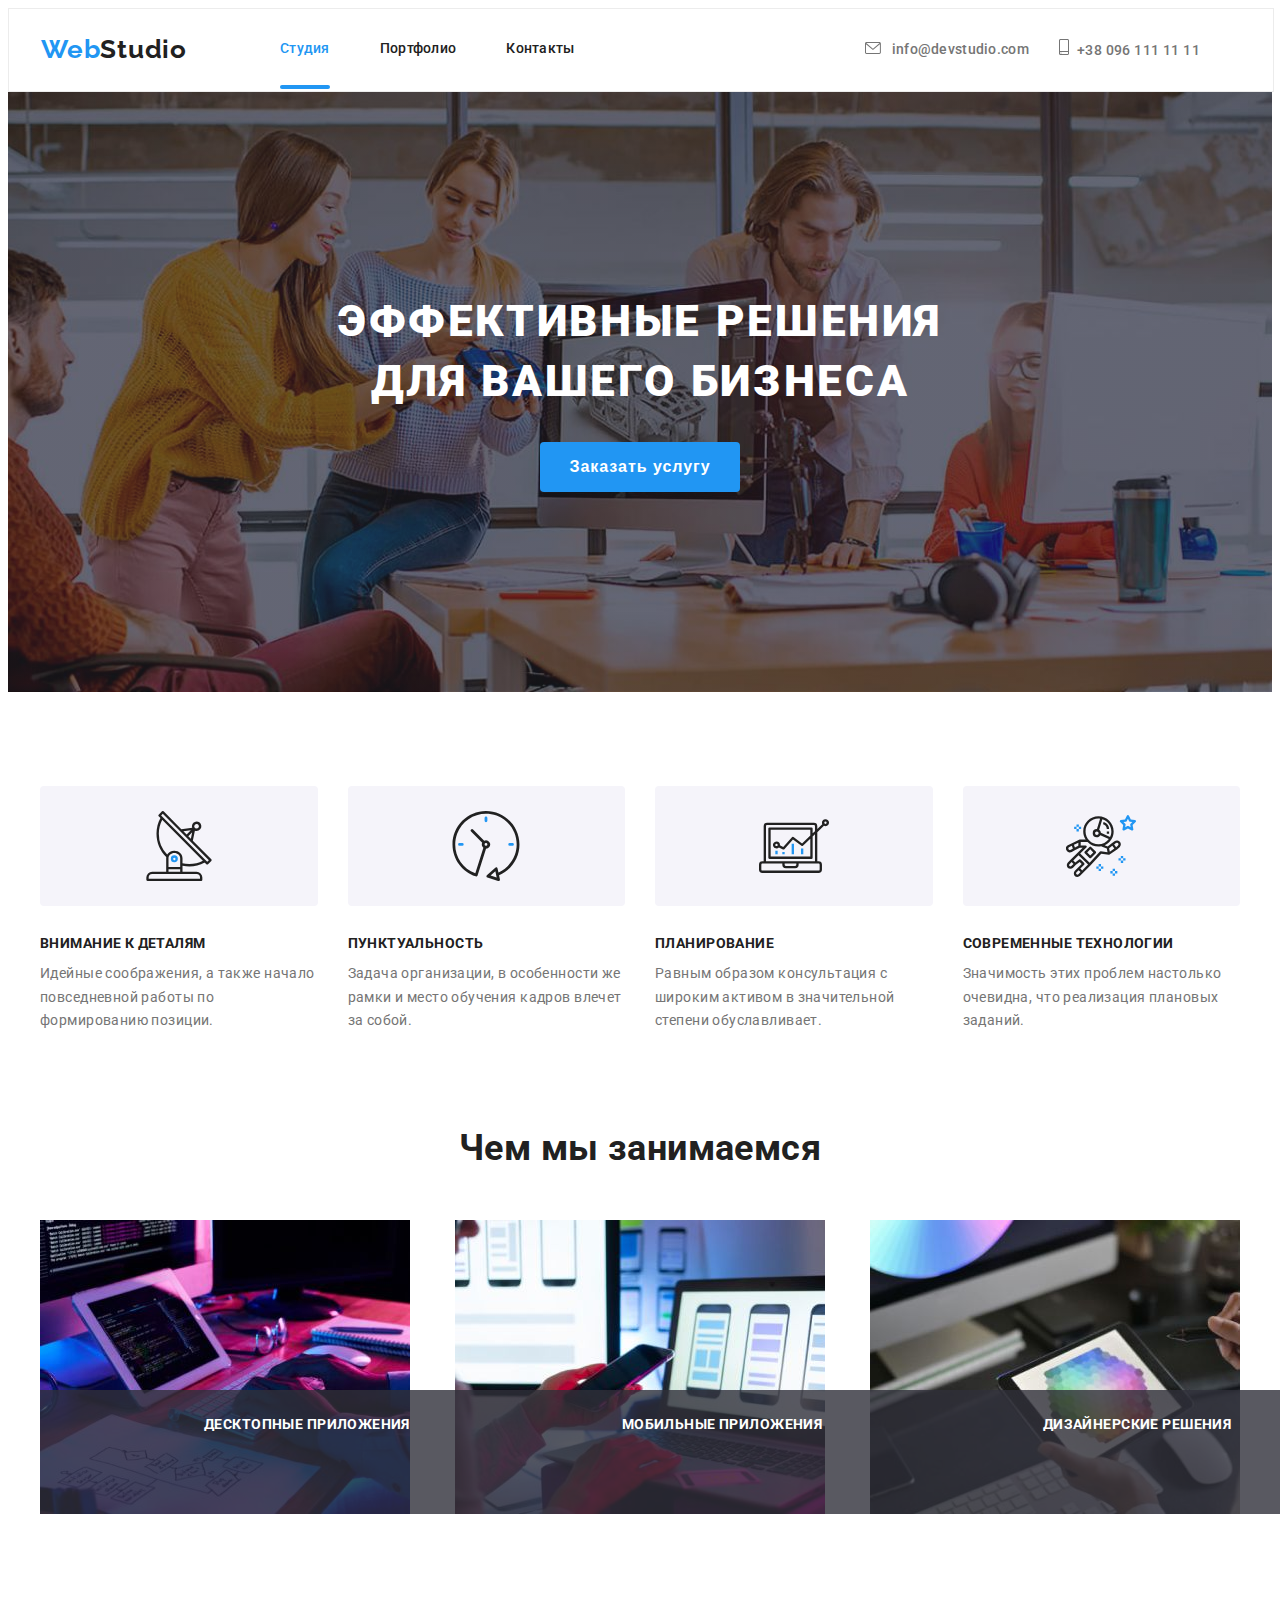
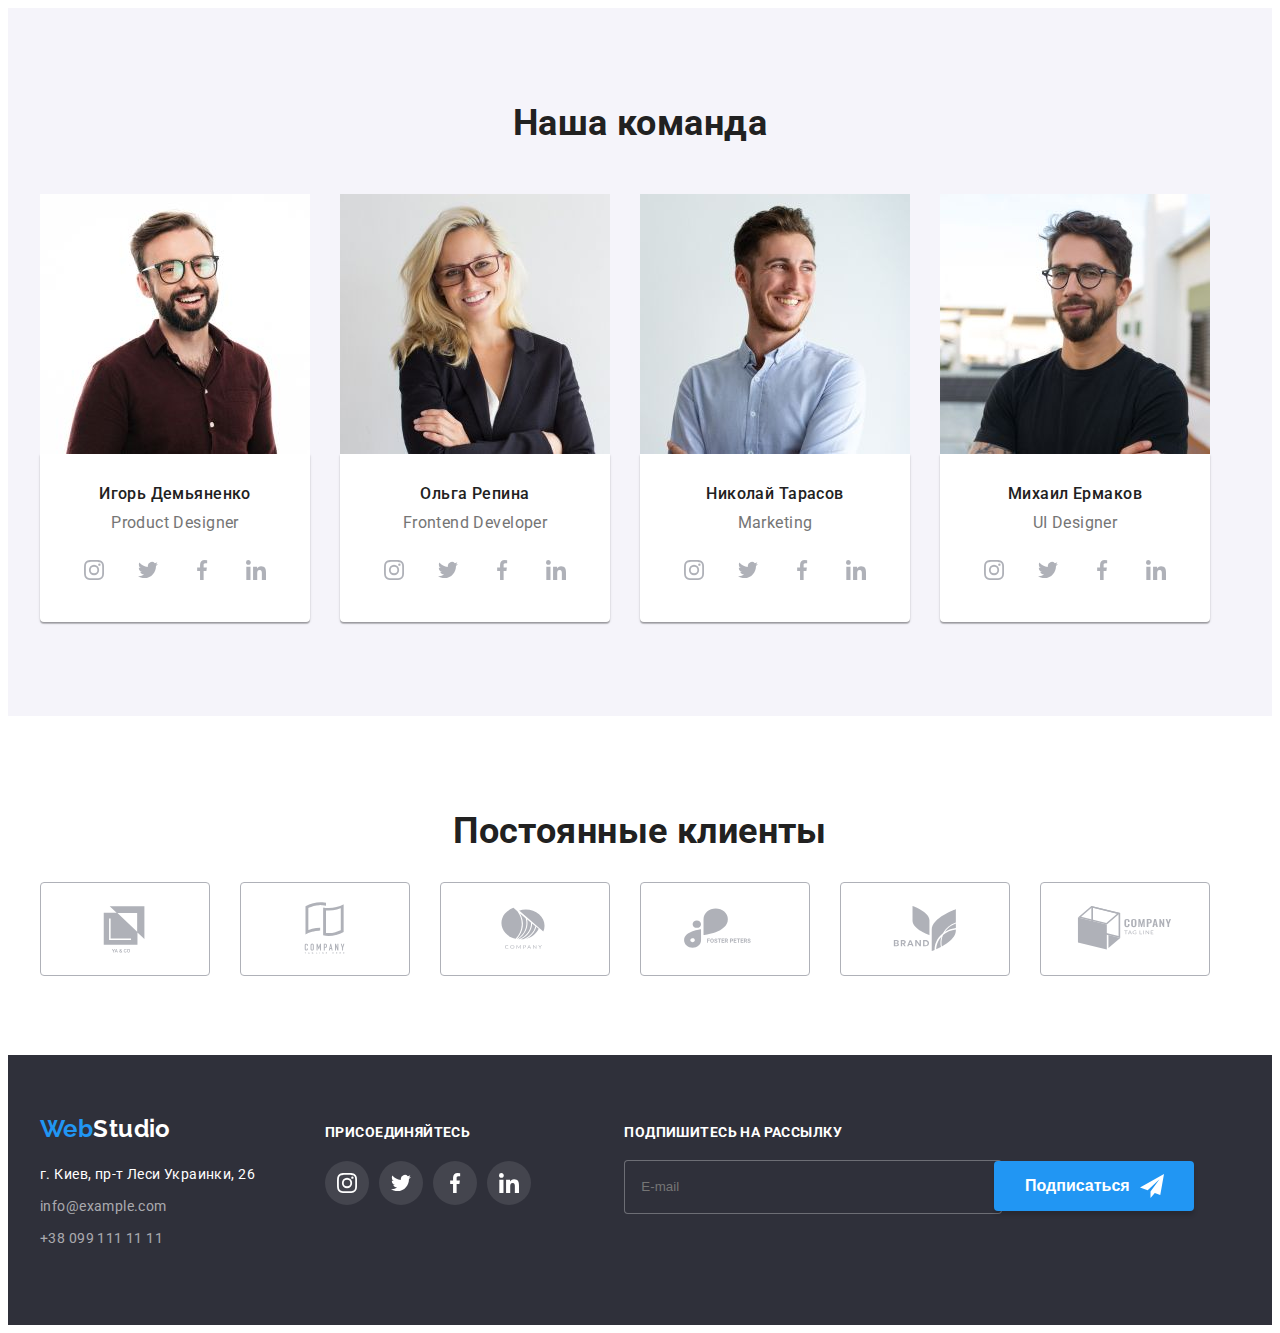
<file: index.html>
<!DOCTYPE html>
<html lang="ru">
  <head>
    <meta charset="UTF-8" />
    <meta http-equiv="X-UA-Compatible" content="IE=edge" />
    <meta name="viewport" content="width=device-width, initial-scale=1.0" />
    <link rel="preconnect" href="https://fonts.googleapis.com" />
    <link rel="preconnect" href="https://fonts.gstatic.com" crossorigin />
    <!-- <link rel="stylesheet" href="node_modules/modern-normalize/modern-normalize.css"> -->
    <link
      rel="stylesheet"
      href="https://cdnjs.cloudflare.com/ajax/libs/modern-normalize/1.1.0/modern-normalize.min.css"
      integrity="sha512-wpPYUAdjBVSE4KJnH1VR1HeZfpl1ub8YT/NKx4PuQ5NmX2tKuGu6U/JRp5y+Y8XG2tV+wKQpNHVUX03MfMFn9Q=="
      crossorigin="anonymous"
      referrerpolicy="no-referrer"
    />

    <link rel="preconnect" href="https://fonts.googleapis.com" />
    <link rel="preconnect" href="https://fonts.gstatic.com" crossorigin />
    <link
      href="https://fonts.googleapis.com/css2?family=Montserrat:wght@400;700&family=Raleway:wght@700&family=Roboto:wght@400;500;700;900&display=swap"
      rel="stylesheet"
    />

    <link rel="stylesheet" href="./css/main.min.css" />
    <title>WebStudio</title>
  </head>

  <body>
    <header class="header">
      <div class="container header__container">
          <nav class=" header__nav">
            <a href="./" class="header__logo" lang="en"><span class="header__logo--colour">Web</span>Studio</a>
            <button type="button" class="mobile-menu" aria-expanded="false" aria-controls="menu-container"
              data-menu-button>
              <svg width="40px" height="40px" aria-label="Переключатель мобильного меню">
    
                <use class="icon-menu" href="./images/symbol-defs.svg#icon-menu"></use>
                <use class="icon-cross" href="./images/symbol-defs.svg#icon-cross"></use>
              </svg>
            </button>
            <div class="menu-container" id="menu-container" data-menu>
              <ul class="header__list">
                <li class="header__item"><a class="header__link header__link--current"
                    href="./index.html">Студия</a></li>
                <li class="header__item"><a class="header__link"
                    href="./portfolio.html">Портфолио</a>
                </li>
                <li class="header__item"><a class="header__link" href="">Контакты</a></li>
              </ul>
              <div class="contacts">
                <ul class="contacts__list">
                  <li class="contacts__item" lang="en"><a class="contacts__link--first"
                      href="mailto:info@devstudio.com">
                      <svg class="contacts__icons contacts__icons--sizeM" width="16" height="12">
                        <use href="./images/symbol-defs.svg#icon-mail"></use>
                      </svg> info@devstudio.com</a></li>
                  <li class="contacts__item"><a class="contacts__link--second"
                      href="tel:+380961111111">
                      <svg class="contacts__icons contacts__icons--sizeT" width="10" height="16">
                        <use href="./images/symbol-defs.svg#icon-phone"></use>
                      </svg>+38 096 111 11 11</a></li>
                </ul>
                <ul class="network__list">
                  <li class="network__item"><a class="network__link" href="">Instagramm</a></li>
                  <li class="network__item"><a class="network__link" href="">Twitter</a></li>
                  <li class="network__item"><a class="network__link" href="">Facebook</a></li>
                  <li class="network__item"><a class="network__link" href="">LinkedIn</a></li>
                  </l>
              </div>
            </div>
          </nav>
    
        </div>
    </header>

    <main>
     
      <section class="hero">
        <div class="section-hero container">
          <h1 class="hero-title">Эффективные решения для вашего бизнеса</h1>

          <button type="button" class="btn" data-modal-open>Заказать услугу</button>
          <div class="backdrop is-hidden" data-modal>
            <div class="modal-wrapper">
              <button class="modal-btn" data-modal-close>
                <svg class="modal-btn-icon" width="18" height="18">
                  <use href="./images/symbol-defs.svg#icon-close"></use>
                </svg>
              </button>

              <form class="modal">
                <strong class="modal-text">Оставьте свои данные, мы вам перезвоним</strong>
                <label class="form-field">
                  <span class="text">Имя</span>
                  <input class="form-item" type="text" name="name" autofocus placeholder=" " />

                  <svg class="form-icon" width="12" height="12">
                    <use href="./images/symbol-defs.svg#icon-person-black"></use>
                  </svg>
                </label>
                <label class="form-field"
                  ><span class="text">Телефон</span>
                  <input class="form-item" type="tel" name="tel" placeholder=" " />

                  <svg class="form-icon" width="13" height="13">
                    <use href="./images/symbol-defs.svg#icon-phone-black"></use>
                  </svg>
                </label>
                <label class="form-field"
                  ><span class="text">Почта</span>
                  <input class="form-item" type="email" name="email" placeholder=" " />

                  <svg class="form-icon" width="15" height="12">
                    <use href="./images/symbol-defs.svg#icon-email-black"></use>
                  </svg>
                </label>
                <label class="form-field textarea">
                  <span class="text">Комментарий</span>
                  <textarea
                    class="form-text"
                    name="feedback"
                    rows="5"
                    placeholder="Введите текст"
                  ></textarea>
                </label>
                <label class="policy-checkbox">
                  <input
                    class="checkbox"
                    visually
                    hidden
                    type="checkbox"
                    name="agree"
                    value="agree"
                  />
                  <span class="custom-checkbox">
                    <svg class="icon-checkbox-accept" width="16" height="15">
                      <use href="./images/symbol-defs.svg#icon-checkbox-accept"></use>
                    </svg>
                  </span>
                  <span class="text policy-desc"
                    >Соглашаюсь с рассылкой и принимаю
                    <a class="modal-link" href="">Условия договора</a></span
                  >
                </label>
                <button class="form-btn" type="submit">Отправить</button>
              </form>
            </div>
          </div>
        </div>
      </section>
      <section class="advantages section">
        <div class="container">
          <h2 hidden>Наши преимущества</h2>
          <ul class="advantages-list">
            <li class="advantages-item">
              <div class="advantages-icon">
                <svg class="advantages-icon-item" width="70" height="70">
                  <use href="./images/symbol-defs.svg#icon-antenna"></use>
                </svg>
              </div>
              <h3 class="title-advantage">Внимание к деталям</h3>
              <p class="advantages-text">
                Идейные соображения, а также начало повседневной работы по формированию позиции.
              </p>
            </li>
            <li class="advantages-item">
              <div class="advantages-icon">
                <svg class="advantages-icon-item" width="70" height="70">
                  <use href="./images/symbol-defs.svg#icon-clock"></use>
                </svg>
              </div>
              <h3 class="title-advantage">Пунктуальность</h3>
              <p class="advantages-text">
                Задача организации, в особенности же рамки и место обучения кадров влечет за собой.
              </p>
            </li>
            <li class="advantages-item">
              <div class="advantages-icon">
                <svg class="advantages-icon-item" width="70" height="70">
                  <use href="./images/symbol-defs.svg#icon-diagram"></use>
                </svg>
              </div>
              <h3 class="title-advantage">Планирование</h3>
              <p class="advantages-text">
                Равным образом консультация с широким активом в значительной степени обуславливает.
              </p>
            </li>
            <li class="advantages-item">
              <div class="advantages-icon">
                <svg class="advantages-icon-item" width="70" height="70">
                  <use href="./images/symbol-defs.svg#icon-astronaut"></use>
                </svg>
              </div>
              <h3 class="title-advantage">Современные технологии</h3>
              <p class="advantages-text">
                Значимость этих проблем настолько очевидна, что реализация плановых заданий.
              </p>
            </li>
          </ul>
        </div>
      </section>

       <section class="works section"> 
        <div class="container">
          <h2 class="works-title">Чем мы занимаемся</h2>
          <ul class="works-list">
            <li class="work-img">
              <picture>
                <source
                media="(min-width:1200px)"
                srcset="
                ./images/work-1@1x_dt.jpg  1x,
                ./images/work-1@2x_dt.jpg  2x
                "
                type="image/jpg"
                />
                <img
                src="./images/work-1@1x_dt.jpg "
                alt="Руки набирают код на клавиатуре"
                width="370"
                height="294"
                loading="lazy"
              />
            </picture> 
              <p class="work-name">Десктопные приложения</p>
            </li>
            <li class="work-img">
              <picture>
                <source
                media="(min-width:1200px)"
                srcset="
                ./images/work-2@1x_dt.jpg  1x,
                ./images/work-2@2x_dt.jpg  2x
                "
                type="image/jpg"
                />
                <img
                src="./images/work-2@1x_dt.jpg "
                alt="Смотрят на телефон и сравнивают с компьютером."
                width="370"
                height="294"
                loading="lazy"
              />
            </picture> 
              <p class="work-name">Мобильные приложения</p>
            </li>
            <li class="work-img">
              <picture>
                <source
                media="(min-width:1200px)"
                srcset="
                ./images/work-3@1x_dt.jpg  1x,
                ./images/work-3@2x_dt.jpg  2x
                "
                type="image/jpg"
                />
                <img
                src="./images/work-3@1x_dt.jpg "
                alt="Подбирают цветовую гамму на планшете"
                width="370"
                height="294"
                loading="lazy"
              />
            </picture> 
              <p class="work-name">Дизайнерские решения</p>
            </li>
          </ul>
        </div>
      </section> 
      <section class="team section">
        <div class="container">
          <h2 class="team-title">Наша команда</h2>
          <ul class="team-list">
            <li class="team-item">
              <picture>
                <source
                media="(min-width:1200px)"
                srcset="
                ./images/team-1@1x_dt.jpg  1x,
                ./images/team-1@2x_dt.jpg  2x
                "
                type="image/jpg"
                />
                <source
                media="(min-width:768px)"
                srcset="
                ./images/team-1@1x_tb.jpg  1x,
                ./images/team-1@2x_tb.jpg  2x
                "
                type="image/jpg"
                />
                <source
                media="(min-width:480px)"
                srcset="
                ./images/team-1@1x_mb.jpg  1x,
                ./images/team-1@2x_mb.jpg  2x
                "
                type="image/jpg"
                />
                <img
                src="./images/team-1@1x_mb.jpg "
                alt="Игорь Демьяненко"
                loading="lazy"
              />
            </picture>
              <div class="team-text">
                <h3 class="name-title">Игорь Демьяненко</h3>
                <p lang="en" class="post-team">Product Designer</p>
                <ul class="social-list">
                  <li class="social-item">
                    <a
                      class="social-link"
                      href=""
                      rel="noopener noreferrer"
                      aria-label="Иконка Инстаграмм"
                    >
                      <svg class="social-icon" width="20" height="20">
                        <use href="./images/symbol-defs.svg#icon-instagram"></use>
                      </svg>
                    </a>
                  </li>
                  <li class="social-item">
                    <a
                      class="social-link"
                      href=""
                      rel="noopener noreferrer"
                      aria-label="Иконка Твиттер"
                    >
                      <svg class="social-icon" width="20" height="20">
                        <use href="./images/symbol-defs.svg#icon-twitter"></use>
                      </svg>
                    </a>
                  </li>
                  <li class="social-item">
                    <a
                      class="social-link"
                      href=""
                      rel="noopener noreferrer"
                      aria-label="Иконка Фейсбук"
                    >
                      <svg class="social-icon" width="20" height="20">
                        <use href="./images/symbol-defs.svg#icon-facebook"></use>
                      </svg>
                    </a>
                  </li>
                  <li class="social-item">
                    <a
                      class="social-link"
                      href=""
                      rel="noopener noreferrer"
                      aria-label="Иконка Линкидин"
                    >
                      <svg class="social-icon" width="20" height="20">
                        <use href="./images/symbol-defs.svg#icon-linkedin"></use>
                      </svg>
                    </a>
                  </li>
                </ul>
              </div>
            </li>
            <li class="team-item">
              <picture>
                <source
                media="(min-width:1200px)"
                srcset="
                ./images/team-2@1x_dt.jpg  1x,
                ./images/team-2@2x_dt.jpg  2x
                "
                type="image/jpg"
                />
                <source
                media="(min-width:768px)"
                srcset="
                ./images/team-2@1x_tb.jpg  1x,
                ./images/team-2@2x_tb.jpg  2x
                "
                type="image/jpg"
                />
                <source
                media="(min-width:480px)"
                srcset="
                ./images/team-2@1x_mb.jpg  1x,
                ./images/team-2@2x_mb.jpg  2x
                "
                type="image/jpg"
                />
                <img
                src="./images/team-2@1x_mb.jpg "
                alt="Ольга Репина"
                loading="lazy"
              />
            </picture>
              <div class="team-text">
                <h3 class="name-title">Ольга Репина</h3>
                <p lang="en" class="post-team">Frontend Developer</p>
                <ul class="social-list">
                  <li class="social-item">
                    <a
                      class="social-link"
                      href=""
                      rel="noopener noreferrer"
                      aria-label="Иконка Инстаграмм"
                    >
                      <svg class="social-icon" width="20" height="20">
                        <use href="./images/symbol-defs.svg#icon-instagram"></use>
                      </svg>
                    </a>
                  </li>
                  <li class="social-item">
                    <a
                      class="social-link"
                      href=""
                      rel="noopener noreferrer"
                      aria-label="Иконка Твиттер"
                    >
                      <svg class="social-icon" width="20" height="20">
                        <use href="./images/symbol-defs.svg#icon-twitter"></use>
                      </svg>
                    </a>
                  </li>
                  <li class="social-item">
                    <a
                      class="social-link"
                      href=""
                      rel="noopener noreferrer"
                      aria-label="Иконка Фейсбук"
                    >
                      <svg class="social-icon" width="20" height="20">
                        <use href="./images/symbol-defs.svg#icon-facebook"></use>
                      </svg>
                    </a>
                  </li>
                  <li class="social-item">
                    <a
                      class="social-link"
                      href=""
                      rel="noopener noreferrer"
                      aria-label="Иконка Линкидин"
                    >
                      <svg class="social-icon" width="20" height="20">
                        <use href="./images/symbol-defs.svg#icon-linkedin"></use>
                      </svg>
                    </a>
                  </li>
                </ul>
              </div>
            </li>
            <li class="team-item">
              <picture>
                <source
                media="(min-width:1200px)"
                srcset="
                ./images/team-3@1x_dt.jpg  1x,
                ./images/team-3@2x_dt.jpg  2x
                "
                type="image/jpg"
                />
                <source
                media="(min-width:768px)"
                srcset="
                ./images/team-3@1x_tb.jpg  1x,
                ./images/team-3@2x_tb.jpg  2x
                "
                type="image/jpg"
                />
                <source
                media="(min-width:480px)"
                srcset="
                ./images/team-3@1x_mb.jpg  1x,
                ./images/team-3@2x_mb.jpg  2x
                "
                type="image/jpg"
                />
                <img
                src="./images/team-3@1x_mb.jpg "
                alt="Николай Тарасов"
                loading="lazy"
              />
            </picture>
              <div class="team-text">
                <h3 class="name-title">Николай Тарасов</h3>
                <p lang="en" class="post-team">Marketing</p>
                <ul class="social-list">
                  <li class="social-item">
                    <a
                      class="social-link"
                      href=""
                      rel="noopener noreferrer"
                      aria-label="Иконка Инстаграмм"
                    >
                      <svg class="social-icon" width="20" height="20">
                        <use href="./images/symbol-defs.svg#icon-instagram"></use>
                      </svg>
                    </a>
                  </li>
                  <li class="social-item">
                    <a
                      class="social-link"
                      href=""
                      rel="noopener noreferrer"
                      aria-label="Иконка Твиттер"
                    >
                      <svg class="social-icon" width="20" height="20">
                        <use href="./images/symbol-defs.svg#icon-twitter"></use>
                      </svg>
                    </a>
                  </li>
                  <li class="social-item">
                    <a
                      class="social-link"
                      href=""
                      rel="noopener noreferrer"
                      aria-label="Иконка Фейсбук"
                    >
                      <svg class="social-icon" width="20" height="20">
                        <use href="./images/symbol-defs.svg#icon-facebook"></use>
                      </svg>
                    </a>
                  </li>
                  <li class="social-item">
                    <a
                      class="social-link"
                      href=""
                      rel="noopener noreferrer"
                      aria-label="Иконка Линкидин"
                    >
                      <svg class="social-icon" width="20" height="20">
                        <use href="./images/symbol-defs.svg#icon-linkedin"></use>
                      </svg>
                    </a>
                  </li>
                </ul>
              </div>
            </li>
            <li class="team-item">
              <picture>
                <source
                media="(min-width:1200px)"
                srcset="
                ./images/team-4@1x_dt.jpg  1x,
                ./images/team-4@2x_dt.jpg  2x
                "
                type="image/jpg"
                />
                <source
                media="(min-width:768px)"
                srcset="
                ./images/team-4@1x_tb.jpg  1x,
                ./images/team-4@2x_tb.jpg  2x
                "
                type="image/jpg"
                />
                <source
                media="(min-width:480px)"
                srcset="
                ./images/team-4@1x_mb.jpg  1x,
                ./images/team-4@2x_mb.jpg  2x
                "
                type="image/jpg"
                />
                <img
                src="./images/team-1@1x_mb.jpg "
                alt="Михаил Ермаков"
                loading="lazy"
              />
            </picture>
              <div class="team-text">
                <h3 class="name-title">Михаил Ермаков</h3>
                <p lang="en" class="post-team">UI Designer</p>
                <ul class="social-list">
                  <li class="social-item">
                    <a
                      class="social-link"
                      href=""
                      rel="noopener noreferrer"
                      aria-label="Иконка Инстаграмм"
                    >
                      <svg class="social-icon" width="20" height="20">
                        <use class="icon" href="./images/symbol-defs.svg#icon-instagram"></use>
                      </svg>
                    </a>
                  </li>
                  <li class="social-item">
                    <a
                      class="social-link"
                      href=""
                      rel="noopener noreferrer"
                      aria-label="Иконка Твиттер"
                    >
                      <svg class="social-icon" width="20" height="20">
                        <use href="./images/symbol-defs.svg#icon-twitter"></use>
                      </svg>
                    </a>
                  </li>
                  <li class="social-item">
                    <a
                      class="social-link"
                      href=""
                      rel="noopener noreferrer"
                      aria-label="Иконка Фейсбук"
                    >
                      <svg class="social-icon" width="20" height="20">
                        <use href="./images/symbol-defs.svg#icon-facebook"></use>
                      </svg>
                    </a>
                  </li>
                  <li class="social-item">
                    <a
                      class="social-link"
                      href=""
                      rel="noopener noreferrer"
                      aria-label="Иконка Линкидин"
                    >
                      <svg class="social-icon" width="20" height="20">
                        <use href="./images/symbol-defs.svg#icon-linkedin"></use>
                      </svg>
                    </a>
                  </li>
                </ul>
              </div>
            </li>
          </ul>
        </div>
      </section>
      <section class="section clients">
        <div class="container clients__container">
          <h2 class="clients__title">Постоянные клиенты</h2>
          <ul class="clients__list">
            <li class="clients__item">
              <a href=" " class="clients__link link">
                <svg class="clients__icon" width="106" height="60">
                  <use href="./images/symbol-defs.svg#icon-clients-1"></use>
                </svg>
              </a>
            </li>
            <li class="clients__item">
              <a href=" " class="clients__link link"
                ><svg class="clients__icon" width="106" height="60">
                  <use href="./images/symbol-defs.svg#icon-clients-2"></use>
                </svg>
              </a>
            </li>
            <li class="clients__item">
              <a href=" " class="clients__link link"
                ><svg class="clients__icon" width="106" height="60">
                  <use href="./images/symbol-defs.svg#icon-clients-3"></use>
                </svg>
              </a>
            </li>
            <li class="clients__item">
              <a href=" " class="clients__link link"
                ><svg class="clients__icon" width="106" height="60">
                  <use href="./images/symbol-defs.svg#icon-clients-4"></use>
                </svg>
              </a>
            </li>
            <li class="clients__item">
              <a href=" " class="clients__link link"
                ><svg class="clients__icon" width="106" height="60">
                  <use href="./images/symbol-defs.svg#icon-clients-5"></use>
                </svg>
              </a>
            </li>
            <li class="clients__item">
              <a href=" " class="clients__link link">
                <svg class="clients__icon" width="106" height="60">
                  <use href="./images/symbol-defs.svg#icon-clients-6"></use>
                </svg>
              </a>
            </li>
          </ul>
        </div>
      </section>
    </main>

    <footer class="footer">
      <div class="container footer__contact">
        <div class="footer__contact-adress">
          <a href="./index.html" class="footer__logo"
            >Web<span class="footer__weblogo">Studio</span></a>
          <address class="adress">
            <ul class="adress__list">
              <li class="adress__item">
                <p class="adress__name">г. Киев, пр-т Леси Украинки, 26</p>
              </li>
              <li class="adress__item">
                <a class="adress__link" href="info@example.com">info@example.com</a>
              </li>
              <li class="adress__item">
                <a class="adress__link" href="+380991111111">+38 099 111 11 11</a>
              </li>
            </ul>
          </address>
        </div>
        <div class="invite">
          <h2 class="invite__title">Присоединяйтесь</h2>
          <ul class="invite__list">
            <li class="invite__network">
              <a
                class="invite__link"
                href=""
                rel="noopener noreferrer"
                aria-label="Иконка Инстаграмм"
              >
                <svg class="invite__icon" width="20" height="20">
                  <use href="./images/symbol-defs.svg#icon-instagram"></use>
                </svg>
              </a>
            </li>
            <li class="invite__network">
              <a class="invite__link" href="" rel="noopener noreferrer" aria-label="Иконка Твиттер">
                <svg class="invite__icon" width="20" height="20">
                  <use href="./images/symbol-defs.svg#icon-twitter"></use>
                </svg>
              </a>
            </li>
            <li class="invite__network">
              <a class="invite__link" href="" rel="noopener noreferrer" aria-label="Иконка Фейсбук">
                <svg class="invite__icon" width="20" height="20">
                  <use href="./images/symbol-defs.svg#icon-facebook"></use>
                </svg>
              </a>
            </li>
            <li class="invite__network">
              <a
                class="invite__link"
                href=""
                rel="noopener noreferrer"
                aria-label="Иконка Линкидин"
              >
                <svg class="invite__icon" width="20" height="20">
                  <use href="./images/symbol-defs.svg#icon-linkedin"></use>
                </svg>
              </a>
            </li>
          </ul>
        </div>
        <div class="email-form">
          <h2 class="email-form__title">Подпишитесь на рассылку</h2>
          <form class="email-form__mail" name="email" autocomplete="on">
            <label for="user-mail"></label>
            <input
              class="email-form__input"
              id="user-mail"
              type="email"
              name="email"
              placeholder="E-mail"
            />
            <button class="email-form__btn" type="submit">
              Подписаться
              <svg class="email-form__icon" width="24" height="24">
                <use href="./images/symbol-defs.svg#icon-send"></use>
              </svg>
            </button>
          </form>
        </div>
      </div>
    </footer> 
    <script src="./js/modal.js"></script>
    <script src="./js/mobile-menu.js"></script>
  </body>
</html>
</file>
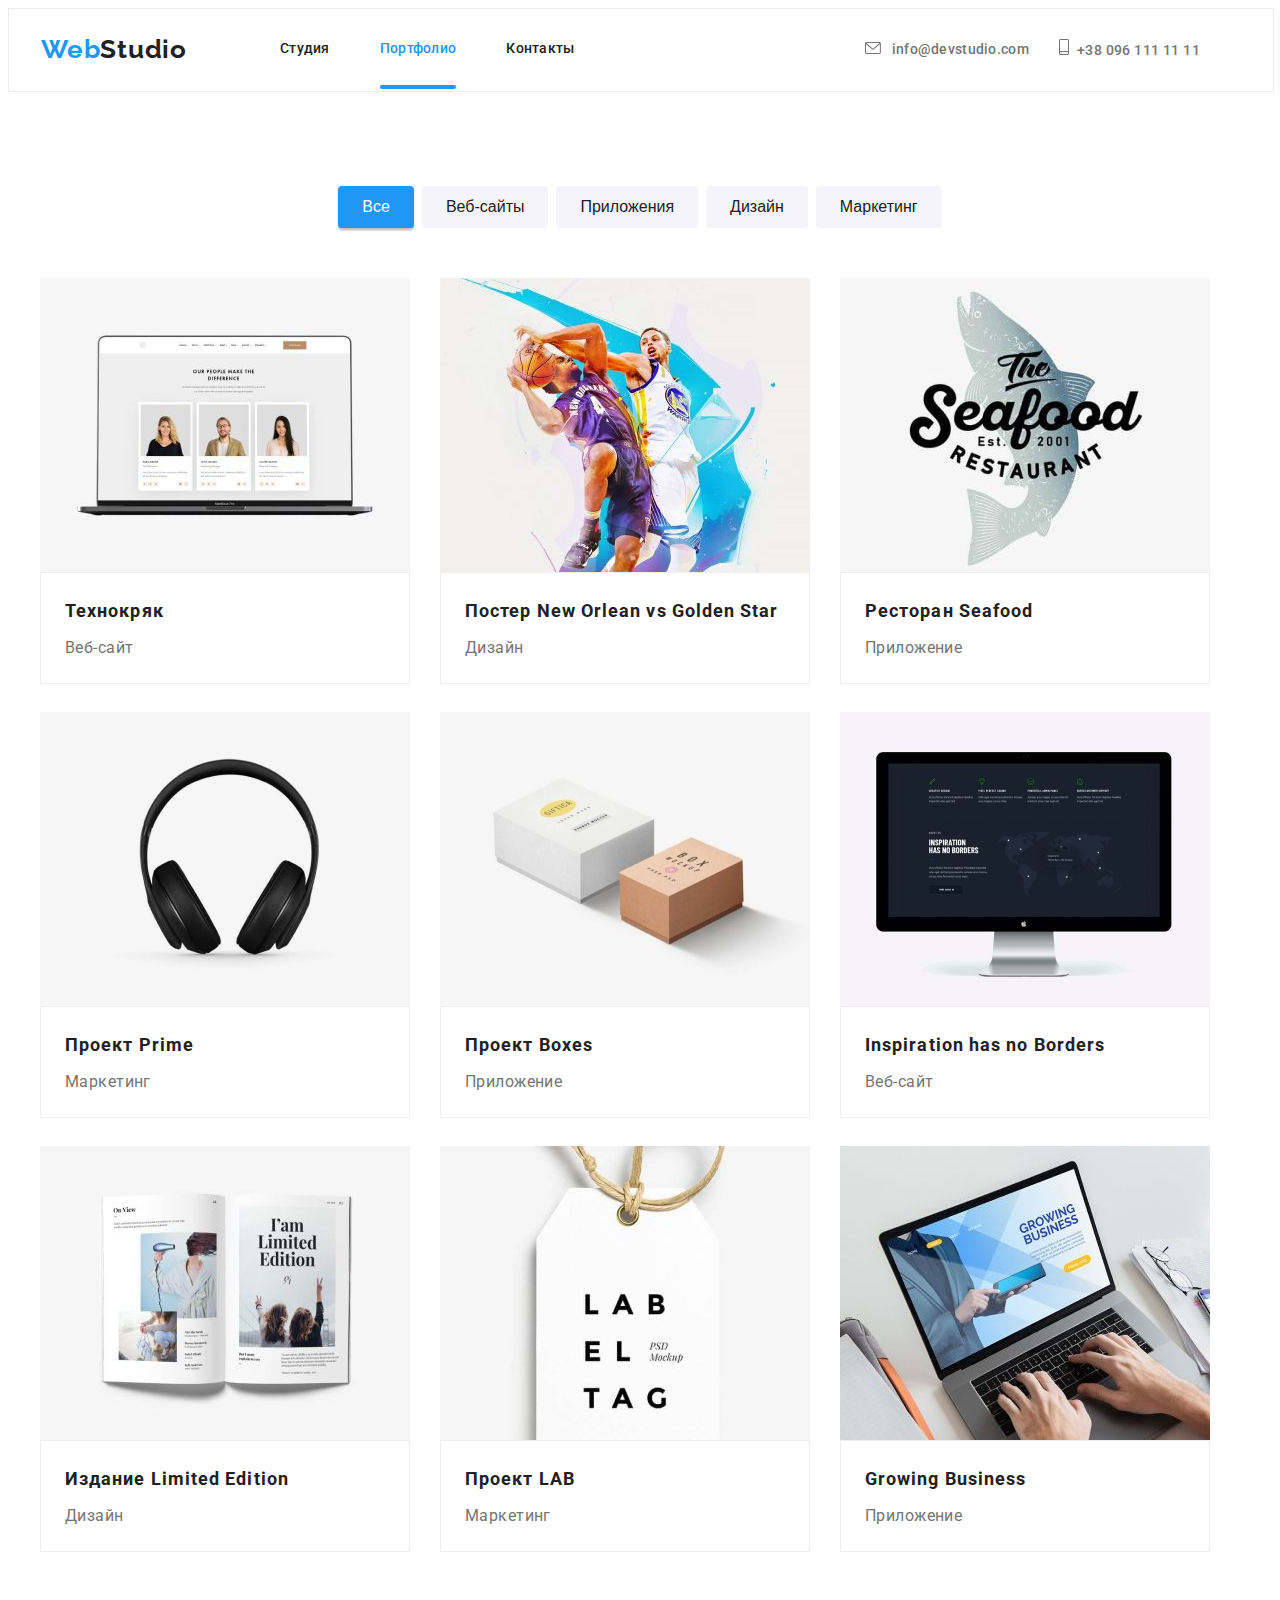
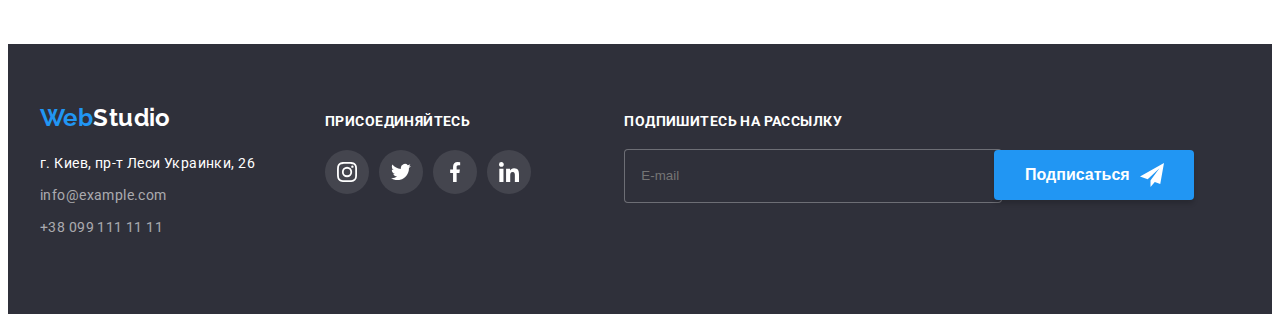
<file: portfolio.html>
<!DOCTYPE html>
<html lang="ru">

<head>
  <meta charset="UTF-8" />
  <meta http-equiv="X-UA-Compatible" content="IE=edge" />
  <meta name="viewport" content="width=device-width, initial-scale=1.0" />
  <!-- <link rel="stylesheet" href="node_modules/modern-normalize/modern-normalize.css"> -->
  <link rel="preconnect" href="https://fonts.googleapis.com" />
  <link rel="preconnect" href="https://fonts.gstatic.com" crossorigin />
  <link rel="stylesheet" href="https://cdnjs.cloudflare.com/ajax/libs/modern-normalize/1.1.0/modern-normalize.min.css"
    integrity="sha512-wpPYUAdjBVSE4KJnH1VR1HeZfpl1ub8YT/NKx4PuQ5NmX2tKuGu6U/JRp5y+Y8XG2tV+wKQpNHVUX03MfMFn9Q=="
    crossorigin="anonymous" referrerpolicy="no-referrer" />

  <link rel="preconnect" href="https://fonts.googleapis.com">
  <link rel="preconnect" href="https://fonts.gstatic.com" crossorigin>
  <link
    href="https://fonts.googleapis.com/css2?family=Montserrat:wght@400;700&family=Raleway:wght@700&family=Roboto:wght@400;500;700;900&display=swap"
    rel="stylesheet">

  <link rel="stylesheet" href="./css/main.min.css" />
  <title>WebStudio</title>
</head>

<body>
  <header class="header">
    <div class="container header__container">
        <nav class=" header__nav">
          <a href="./" class="header__logo" lang="en"><span class="header__logo--colour">Web</span>Studio</a>
          <button type="button" class="mobile-menu" aria-expanded="false" aria-controls="menu-container"
            data-menu-button>
            <svg width="40px" height="40px" aria-label="Переключатель мобильного меню">
  
              <use class="icon-menu" href="./images/symbol-defs.svg#icon-menu"></use>
              <use class="icon-cross" href="./images/symbol-defs.svg#icon-cross"></use>
            </svg>
          </button>
          <div class="menu-container" id="menu-container" data-menu>
            <ul class="header__list">
              <li class="header__item"><a class="header__link"
                  href="./index.html">Студия</a></li>
              <li class="header__item"><a class="header__link header__link--current"
                  href="./portfolio.html">Портфолио</a>
              </li>
              <li class="header__item"><a class="header__link" href="">Контакты</a></li>
            </ul>
            <div class="contacts">
              <ul class="contacts__list">
                <li class="contacts__item" lang="en"><a class="contacts__link contacts__link--first"
                    href="mailto:info@devstudio.com">
                    <svg class="contacts__icons contacts__icons--sizeM" width="16" height="12">
                      <use href="./images/symbol-defs.svg#icon-mail"></use>
                    </svg> info@devstudio.com</a></li>
                <li class="contacts__item"><a class=" contacts__link contacts__link--second"
                    href="tel:+380961111111">
                    <svg class="contacts__icons contacts__icons--sizeT" width="10" height="16">
                      <use href="./images/symbol-defs.svg#icon-phone"></use>
                    </svg>+38 096 111 11 11</a></li>
              </ul>
              <ul class="network__list">
                <li class="network__item"><a class="network__link" href="">Instagramm</a></li>
                <li class="network__item"><a class="network__link" href="">Twitter</a></li>
                <li class="network__item"><a class="network__link" href="">Facebook</a></li>
                <li class="network__item"><a class="network__link" href="">LinkedIn</a></li>
                </l>
            </div>
          </div>
        </nav>
  
      </div>
  </header>
  <main>
    <section class="exsamples section">
      <div class="container">
        <h1 hidden>Примеры работ</h1>
        <ul class="exsamples-list">
          <li class="exsamples-btn"><button type="button" class="button current">Все</button></li>
          <li class="exsamples-btn"><button type="button" class="button">Веб-сайты</button></li>
          <li class="exsamples-btn"><button type="button" class="button">Приложения</button></li>
          <li class="exsamples-btn"><button type="button" class="button">Дизайн</button></li>
          <li class="exsamples-btn"><button type="button" class="button">Маркетинг</button></li>
        </ul>
        <ul class="exsamples-model">
          <li class="exsamples-model-item">
            <a href="/" class="exsamples-model-link">
              <div class="product-thumb">
                <picture>
                  <source
                  media="(min-width:1200px)"
                  srcset="
                  ./images/project-1@1x_dt.jpg   1x,
                  ./images/project-1@2x_dt.jpg   2x
                  "
                  type="image/jpg"
                  />
                  <source
                  media="(min-width:768px)"
                  srcset="
                  ./images/project-1@1x_tb.jpg  1x,
                  ./images/project-1@2x_tb.jpg   2x
                  "
                  type="image/jpg"
                  />
                  <source
                  media="(min-width:480px)"
                  srcset="
                  ./images/project-1@1x_mb.jpg   1x,
                  ./images/project-1@2x_mb.jpg   2x
                  "
                  type="image/jpg"
                  />
                  <img
                  class="exsamples-model-img"
                  src="./images/project-1@1x_mb.jpg "
                  alt="Ноутбук с открытым веб сайтом"
                  
                  loading="lazy"
                />
              </picture>
                <p class="product-text">Ресурс предлагает комплексные предложения с разным уровнем функционала и
                  сервисов. Все это позволит посетителю получить
                  исчерпывающие сведения о компании или частном лице.</p>
              </div>
              <div class="exsamples-model-text">
                <h2 class="exsamples-model-title">Технокряк</h2>
                <p class="exsamles-model-type pad" >Веб-сайт</p>
              </div>
            </a>
          </li>
          <li class="exsamples-model-item">
            <a href="/" class="exsamples-model-link">
              <div class="product-thumb">
                <picture>
                  <source
                  media="(min-width:1200px)"
                  srcset="
                  ./images/project-2@1x_dt.jpg   1x,
                  ./images/project-2@2x_dt.jpg   2x
                  "
                  type="image/jpg"
                  />
                  <source
                  media="(min-width:768px)"
                  srcset="
                  ./images/project-2@1x_tb.jpg  1x,
                  ./images/project-2@2x_tb.jpg   2x
                  "
                  type="image/jpg"
                  />
                  <source
                  media="(min-width:480px)"
                  srcset="
                  ./images/project-2@1x_mb.jpg   1x,
                  ./images/project-2@2x_mb.jpg   2x
                  "
                  type="image/jpg"
                  />
                  <img
                  class="exsamples-model-img"
                  src="./images/project-2@1x_mb.jpg "
                  alt="Два баскетболиста из разных команд"
              
                  loading="lazy"
                />
                <p class="product-text">Ресурс предлагает комплексные предложения с разным уровнем функционала и
                  сервисов. Все это позволит посетителю получить
                  исчерпывающие сведения о компании или частном лице.</p>
              </div>
              <div class="exsamples-model-text">
                <h2 lang="en" class="exsamples-model-title">Постер New Orlean vs Golden Star</h2>
                <p class="exsamles-model-type">Дизайн</p>
              </div>
            </a>
          </li>
          <li class="exsamples-model-item">

            <a href="/" class="exsamples-model-link">
              <div class="product-thumb">
                <picture>
                  <source
                  media="(min-width:1200px)"
                  srcset="
                  ./images/project-3@1x_dt.jpg   1x,
                  ./images/project-3@2x_dt.jpg   2x
                  "
                  type="image/jpg"
                  />
                  <source
                  media="(min-width:768px)"
                  srcset="
                  ./images/project-3@1x_tb.jpg  1x,
                  ./images/project-3@2x_tb.jpg   2x
                  "
                  type="image/jpg"
                  />
                  <source
                  media="(min-width:480px)"
                  srcset="
                  ./images/project-3@1x_mb.jpg   1x,
                  ./images/project-3@2x_mb.jpg   2x
                  "
                  type="image/jpg"
                  />
                  <img
                  class="exsamples-model-img"
                  src="./images/project-3@1x_mb.jpg "
                  alt="Название ресторана на рыбе"
                
                  loading="lazy"
                /> 
                <p class="product-text">Ресурс предлагает комплексные предложения с разным уровнем функционала и
                  сервисов. Все это позволит посетителю получить
                  исчерпывающие сведения о компании или частном лице.</p>
              </div>
              <div class="exsamples-model-text">
                <h2 lang="en" class="exsamples-model-title">Ресторан Seafood</h2>
                <p class="exsamles-model-type">Приложение</p>
              </div>
            </a>
          </li>
          <li class="exsamples-model-item">

            <a href="/" class="exsamples-model-link">
              <div class="product-thumb">
                <picture>
                  <source
                  media="(min-width:1200px)"
                  srcset="
                  ./images/project-4@1x_dt.jpg   1x,
                  ./images/project-4@2x_dt.jpg   2x
                  "
                  type="image/jpg"
                  />
                  <source
                  media="(min-width:768px)"
                  srcset="
                  ./images/project-4@1x_tb.jpg  1x,
                  ./images/project-4@2x_tb.jpg   2x
                  "
                  type="image/jpg"
                  />
                  <source
                  media="(min-width:480px)"
                  srcset="
                  ./images/project-4@1x_mb.jpg   1x,
                  ./images/project-4@2x_mb.jpg   2x
                  "
                  type="image/jpg"
                  />
                  <img
                  class="exsamples-model-img"
                  src="./images/project-4@1x_mb.jpg "
                  alt="Наушники на белом фоне"
      
                  loading="lazy"/>
                <p class="product-text">Ресурс предлагает комплексные предложения с разным уровнем функционала и
                  сервисов. Все это позволит посетителю получить
                  исчерпывающие сведения о компании или частном лице.</p>
              </div>
              <div class="exsamples-model-text">
                <h2 lang="en" class="exsamples-model-title">Проект Prime</h2>
                <p class="exsamles-model-type">Маркетинг</p>
              </div>
            </a>
          </li>
          <li class="exsamples-model-item">
            <a href="/" class="exsamples-model-link">
              <div class="product-thumb">
                <picture>
                  <source
                  media="(min-width:1200px)"
                  srcset="
                  ./images/project-5@1x_dt.jpg   1x,
                  ./images/project-5@2x_dt.jpg   2x
                  
                  "
                  type="image/jpg"
                  />
                  <source
                  media="(min-width:768px)"
                  srcset="
                   ./images/project-5@1x_tb.jpg  1x,
                   ./images/project-5@2x_tb.jpg   2x
                 
                  "
                  type="image/jpg"
                  />
                  <source
                  media="(min-width:480px)"
                  srcset="
                  ./images/project-5@1x_mb.jpg   1x,
                  ./images/project-5@2x_mb.jpg   2x
                  
                  "
                  type="image/jpg"
                  />
                  <img
                  src="./images/project-5@1x_mb.jpg "
                  class="exsamples-model-img"
                  alt="Коробка светлая и коричневая на белом фоне"
                  
                  loading="lazy"/>
                <p class="product-text">Ресурс предлагает комплексные предложения с разным уровнем функционала и
                  сервисов. Все это
                  позволит посетителю получить
                  исчерпывающие сведения о компании или частном лице.</p>
              </div>
              <div class="exsamples-model-text">
                <h2 lang="en" class="exsamples-model-title">Проект Boxes</h2>
                <p class="exsamles-model-type">Приложение</p>
              </div>
            </a>
          </li>
          <li class="exsamples-model-item">

            <a href="/" class="exsamples-model-link">
              <div class="product-thumb">
                <picture>
                  <source
                  media="(min-width:1200px)"
                  srcset="
                  ./images/project-6@1x_dt.jpg   1x,
                  ./images/project-6@2x_dt.jpg   2x
                  
                  "
                  type="image/jpg"
                  />
                  <source
                  media="(min-width:768px)"
                  srcset="
                   ./images/project-6@1x_tb.jpg  1x,
                   ./images/project-6@2x_tb.jpg   2x
                 
                  "
                  type="image/jpg"
                  />
                  <source
                  media="(min-width:480px)"
                  srcset="
                  ./images/project-6@1x_mb.jpg   1x,
                  ./images/project-6@2x_mb.jpg   2x
                  
                  "
                  type="image/jpg"
                  />
                  <img
                  src="./images/project-6@1x_mb.jpg "
                  class="exsamples-model-img"
                  alt="Веб сайт на черном мониторе"
                  
                  loading="lazy"/>
                <p class="product-text">Ресурс предлагает комплексные предложения с разным уровнем функционала и
                  сервисов. Все это
                  позволит посетителю получить
                  исчерпывающие сведения о компании или частном лице.</p>
              </div>
              <div class="exsamples-model-text">
                <h2 lang="en" class="exsamples-model-title">Inspiration has no Borders</h2>
                <p class="exsamles-model-type">Веб-сайт</p>
              </div>
            </a>
          </li>
          <li class="exsamples-model-item">

            <a href="/" class="exsamples-model-link">
              <div class="product-thumb">
                <picture>
                  <source
                  media="(min-width:1200px)"
                  srcset="
                  ./images/project-7@1x_dt.jpg   1x,
                  ./images/project-7@2x_dt.jpg   2x
                  
                  "
                  type="image/jpg"
                  />
                  <source
                  media="(min-width:768px)"
                  srcset="
                   ./images/project-7@1x_tb.jpg  1x,
                   ./images/project-7@2x_tb.jpg   2x
                 
                  "
                  type="image/jpg"
                  />
                  <source
                  media="(min-width:480px)"
                  srcset="
                  ./images/project-7@1x_mb.jpg   1x,
                  ./images/project-7@2x_mb.jpg   2x
                  
                  "
                  type="image/jpg"
                  />
                  <img
                  src="./images/project-7@1x_mb.jpg "
                  class="exsamples-model-img"
                  alt="Открытый журнал"
                  
                  loading="lazy"/>
                <p class="product-text">Ресурс предлагает комплексные предложения с разным уровнем функционала и
                  сервисов. Все это
                  позволит посетителю получить
                  исчерпывающие сведения о компании или частном лице.</p>
              </div>
              <div class="exsamples-model-text">
                <h2 lang="en" class="exsamples-model-title">Издание Limited Edition</h2>
                <p class="exsamles-model-type">Дизайн</p>
              </div>
            </a>
          </li>
          <li class="exsamples-model-item">

            <a href="/" class="exsamples-model-link">
              <div class="product-thumb">
                <picture>
                  <source
                  media="(min-width:1200px)"
                  srcset="
                  ./images/project-8@1x_dt.jpg   1x,
                  ./images/project-8@2x_dt.jpg   2x
                  
                  "
                  type="image/jpg"
                  />
                  <source
                  media="(min-width:768px)"
                  srcset="
                   ./images/project-8@1x_tb.jpg  1x,
                   ./images/project-8@2x_tb.jpg   2x
                 
                  "
                  type="image/jpg"
                  />
                  <source
                  media="(min-width:480px)"
                  srcset="
                  ./images/project-8@1x_mb.jpg   1x,
                  ./images/project-8@2x_mb.jpg   2x
                  
                  "
                  type="image/jpg"
                  />
                  <img
                  src="./images/project-8@1x_mb.jpg "
                  class="exsamples-model-img"
                  alt="На белом картоне эмблема проекта"
                  
                  loading="lazy"
                  />

                <p class="product-text">Ресурс предлагает комплексные предложения с разным уровнем функционала и
                  сервисов. Все это
                  позволит посетителю получить
                  исчерпывающие сведения о компании или частном лице.</p>
              </div>
              <div class="exsamples-model-text">
                <h2 lang="en" class="exsamples-model-title">Проект LAB</h2>
                <p class="exsamles-model-type">Маркетинг</p>
              </div>
            </a>
          </li>
          <li class="exsamples-model-item">

            <a href="/" class="exsamples-model-link">
              <div class="product-thumb">
                <picture>
                  <source
                  media="(min-width:1200px)"
                  srcset="
                  ./images/project-9@1x_dt.jpg   1x,
                  ./images/project-9@2x_dt.jpg   2x
                  
                  "
                  type="image/jpg"
                  />
                  <source
                  media="(min-width:768px)"
                  srcset="
                   ./images/project-9@1x_tb.jpg  1x,
                   ./images/project-9@2x_tb.jpg   2x
                 
                  "
                  type="image/jpg"
                  />
                  <source
                  media="(min-width:480px)"
                  srcset="
                  ./images/project-9@1x_mb.jpg   1x,
                  ./images/project-9@2x_mb.jpg   2x
                  
                  "
                  type="image/jpg"
                  />
                  <img
                  src="./images/project-9@1x_mb.jpg "
                  class="exsamples-model-img"
                  alt="На открытом ноутбуке старовая страница приложения"
                
                  loading="lazy"/>
                
                <p class="product-text">Ресурс предлагает комплексные предложения с разным уровнем функционала и
                  сервисов. Все это
                  позволит посетителю получить
                  исчерпывающие сведения о компании или частном лице.</p>
              </div>
              <div class="exsamples-model-text">
                <h2 lang="en" class="exsamples-model-title">Growing Business</h2>
                <p class="exsamles-model-type">Приложение</p>
              </div>
            </a>
          </li>
        </ul>
      </div>
    </section>
  </main>
  <footer class="footer">
    <div class="container footer__contact">
      <div class="footer__contact-adress">
        <a href="./index.html" class="footer__logo"
          >Web<span class="footer__weblogo">Studio</span></a>
        <address class="adress">
          <ul class="adress__list">
            <li class="adress__item">
              <p class="adress__name">г. Киев, пр-т Леси Украинки, 26</p>
            </li>
            <li class="adress__item">
              <a class="adress__link" href="info@example.com">info@example.com</a>
            </li>
            <li class="adress__item">
              <a class="adress__link" href="+380991111111">+38 099 111 11 11</a>
            </li>
          </ul>
        </address>
      </div>
      <div class="invite">
        <h2 class="invite__title">Присоединяйтесь</h2>
        <ul class="invite__list">
          <li class="invite__network">
            <a
              class="invite__link"
              href=""
              rel="noopener noreferrer"
              aria-label="Иконка Инстаграмм"
            >
              <svg class="invite__icon" width="20" height="20">
                <use href="./images/symbol-defs.svg#icon-instagram"></use>
              </svg>
            </a>
          </li>
          <li class="invite__network">
            <a class="invite__link" href="" rel="noopener noreferrer" aria-label="Иконка Твиттер">
              <svg class="invite__icon" width="20" height="20">
                <use href="./images/symbol-defs.svg#icon-twitter"></use>
              </svg>
            </a>
          </li>
          <li class="invite__network">
            <a class="invite__link" href="" rel="noopener noreferrer" aria-label="Иконка Фейсбук">
              <svg class="invite__icon" width="20" height="20">
                <use href="./images/symbol-defs.svg#icon-facebook"></use>
              </svg>
            </a>
          </li>
          <li class="invite__network">
            <a
              class="invite__link"
              href=""
              rel="noopener noreferrer"
              aria-label="Иконка Линкидин"
            >
              <svg class="invite__icon" width="20" height="20">
                <use href="./images/symbol-defs.svg#icon-linkedin"></use>
              </svg>
            </a>
          </li>
        </ul>
      </div>
      <div class="email-form">
        <h2 class="email-form__title">Подпишитесь на рассылку</h2>
        <form class="email-form__mail" name="email" autocomplete="on">
          <label for="user-mail"></label>
          <input
            class="email-form__input"
            id="user-mail"
            type="email"
            name="email"
            placeholder="E-mail"
          />
          <button class="email-form__btn" type="submit">
            Подписаться
            <svg class="email-form__icon" width="24" height="24">
              <use href="./images/symbol-defs.svg#icon-send"></use>
            </svg>
          </button>
        </form>
      </div>
    </div>
  </footer> 
  <script src="./js/modal.js"></script>
  <script src="./js/mobile-menu.js"></script>
</body>

</html>
</file>
<file: css/main.min.css>
.buton,.form-btn,.hero .btn,.email-form__btn,.button{border-radius:4px;border-color:transparent}ul{list-style:none;margin:0;padding:0;text-decoration:none}h1,h2,h3,p{margin:0}img{display:block;max-width:100%;height:auto}a{text-decoration:none}body{font-family:"Roboto",sans-serif;font-size:14px;letter-spacing:0.03em;color:#757575;background-color:#fff}.section{padding:60px 0}@media screen and (min-width: 1200px){.section{padding:94px 0}}h3{margin-bottom:10px}.container{padding-left:15px;padding-right:15px;margin-left:auto;margin-right:auto}@media screen and (min-width: 480px){.container{width:480px}}@media screen and (min-width: 480px){.container{width:480px}}@media screen and (min-width: 768px){.container{width:768px}}@media screen and (min-width: 1200px){.container{width:1200px}}.header{height:62px;width:100%;border:1px solid #ECECEC}@media screen and (min-width: 768px){.header{height:82px}}.header__logo{font-weight:700;font-size:24px;line-height:1.17;font-family:"Raleway",sans-serif;letter-spacing:0.03em;color:#212121}@media screen and (max-width: 767.98px){.header__logo{padding:16px 0}}@media screen and (min-width: 1200px){.header__logo{font-size:26px;line-height:1.19}}.header__logo--colour{color:#2196f3}.header__container{position:relative;display:block}@media screen and (min-width: 768px){.header__container{display:-webkit-box;display:-ms-flexbox;display:flex}}@media screen and (min-width: 1200px){.header__container{display:-webkit-box;display:-ms-flexbox;display:flex}}.header__nav{display:-webkit-box;display:-ms-flexbox;display:flex;-webkit-box-align:center;-ms-flex-align:center;align-items:center;-webkit-box-pack:justify;-ms-flex-pack:justify;justify-content:space-between}@media screen and (min-width: 768px){.header__nav{height:80px;-webkit-box-align:center;-ms-flex-align:center;align-items:center}}@media screen and (min-width: 1200px){.header__nav{height:80px;-webkit-box-align:center;-ms-flex-align:center;align-items:center}}.mobile-menu{position:absolute;display:-webkit-inline-box;display:-ms-inline-flexbox;display:inline-flex;margin:0;padding:0;border:0;top:10px;right:15px;background-color:transparent;z-index:10}.mobile-menu:hover,.mobile-menu:focus{fill:#2196f3}@media screen and (min-width: 768px){.mobile-menu{display:none}}.icon-cross{z-index:10}.mobile-menu .icon-cross{display:none;overflow:hidden}.mobile-menu.is-open .icon-cross{display:block}.mobile-menu.is-open .icon-menu{display:none}.mobile-menu.is-open .header__logo{display:none}.menu-container{display:none;position:fixed;width:100%;height:100%;padding:48px 40px;z-index:1;top:0;left:0;background-color:#fff;overflow-y:hidden}@media screen and (max-width: 767.98px){.menu-container{-webkit-box-shadow:0px 4px 8px rgba(0,0,0,0.04),0px 2px 4px rgba(0,0,0,0.08),0px 1px 3px rgba(0,0,0,0.16);box-shadow:0px 4px 8px rgba(0,0,0,0.04),0px 2px 4px rgba(0,0,0,0.08),0px 1px 3px rgba(0,0,0,0.16)}}.menu-container.is-open{display:-webkit-box;display:-ms-flexbox;display:flex;-webkit-box-orient:vertical;-webkit-box-direction:normal;-ms-flex-direction:column;flex-direction:column}@media screen and (min-width: 768px){.menu-container{display:-webkit-box;display:-ms-flexbox;display:flex;position:static;height:80px;margin-left:82px;width:auto;padding:0}}@media screen and (min-width: 1200px){.menu-container{display:-webkit-box;display:-ms-flexbox;display:flex;position:static;height:80px;margin-left:93px;width:auto;padding:0}}@media screen and (min-width: 768px){.header__list{height:80px;display:-webkit-box;display:-ms-flexbox;display:flex;-webkit-box-align:center;-ms-flex-align:center;align-items:center;text-align:center;margin-bottom:0}}@media screen and (min-width: 1200px){.header__list{height:80px;display:-webkit-box;display:-ms-flexbox;display:flex;text-align:center;margin-bottom:0%}}@media screen and (max-width: 767.98px){.header__item{margin-bottom:32px}}@media screen and (min-width: 768px){.header__item{margin-left:50px}.header__item:first-child{margin-left:0px}}@media screen and (min-width: 1200px){.header__item{margin-left:50px}.header__item:first-child{margin-left:0px}}@media screen and (max-width: 767.98px){.header__item:last-child{margin-bottom:0}}.header__link{font-weight:500;font-size:40px;line-height:1.17;text-align:center;letter-spacing:0.02em;color:#212121}.header__link:hover,.header__link:focus,.header__link:active{color:#2196f3;cursor:pointer}@media screen and (min-width: 768px){.header__link{font-size:14px;line-height:1.14}}@media screen and (min-width: 768px){.header__link{position:relative;display:-webkit-box;display:-ms-flexbox;display:flex;-webkit-box-pack:center;-ms-flex-pack:center;justify-content:center;padding-top:32px;padding-bottom:32px;font-weight:500;font-size:14px;line-height:1.14;letter-spacing:0.02em;color:#212121;-webkit-transition:color 250ms cubic-bezier(0.4, 0, 0.2, 1);transition:color 250ms cubic-bezier(0.4, 0, 0.2, 1)}.header__link::after{content:'';position:absolute;bottom:0px;left:0px;width:100%;height:4px;border-radius:4px;background-color:#2196f3;-webkit-transform:scaleX(0);transform:scaleX(0);-webkit-transition:-webkit-transform 250ms cubic-bezier(0.4, 0, 0.2, 1);transition:-webkit-transform 250ms cubic-bezier(0.4, 0, 0.2, 1);transition:transform 250ms cubic-bezier(0.4, 0, 0.2, 1);transition:transform 250ms cubic-bezier(0.4, 0, 0.2, 1), -webkit-transform 250ms cubic-bezier(0.4, 0, 0.2, 1)}.header__link:hover::after,.header__link:focus::after,.header__link:active::after{display:block;-webkit-transform:scaleX(1);transform:scaleX(1)}}@media screen and (min-width: 768px){.header__link--current{color:#2196f3}}@media screen and (min-width: 768px){.header__link--current::after{content:'';position:absolute;bottom:0px;left:0px;width:100%;height:4px;border-radius:4px;-webkit-transform:scaleX(1);transform:scaleX(1);background-color:#2196f3}}@media screen and (min-width: 480px){.contacts{margin-top:auto}}@media screen and (min-width: 768px){.contacts{display:-webkit-box;display:-ms-flexbox;display:flex;-webkit-box-align:center;-ms-flex-align:center;align-items:center;margin-right:0;margin-top:0}}@media screen and (min-width: 1200px){.contacts{margin-left:auto}}@media screen and (max-width: 767.98px){.contacts__list{display:-webkit-box;display:-ms-flexbox;display:flex;-webkit-box-orient:vertical;-webkit-box-direction:reverse;-ms-flex-direction:column-reverse;flex-direction:column-reverse}}@media screen and (min-width: 768px){.contacts__list{display:-webkit-box;display:-ms-flexbox;display:flex;-webkit-box-pack:center;-ms-flex-pack:center;justify-content:center;-webkit-box-orient:vertical;-webkit-box-direction:normal;-ms-flex-direction:column;flex-direction:column;margin-left:88px;margin-top:0}}@media screen and (min-width: 1200px){.contacts__list{display:-webkit-box;display:-ms-flexbox;display:flex;-webkit-box-align:center;-ms-flex-align:center;align-items:center;margin-left:290px;-webkit-box-orient:horizontal;-webkit-box-direction:normal;-ms-flex-direction:row;flex-direction:row}}@media screen and (min-width: 768px) and (max-width: 1199.98px){.contacts__item{margin-bottom:10px}.contacts__item:last-child{margin-bottom:0}}@media screen and (max-width: 767.98px){.contacts__item:first-child{margin-top:32px}}@media screen and (min-width: 1200px){.contacts__item:first-child{margin-right:30px;-webkit-box-align:baseline;-ms-flex-align:baseline;align-items:baseline}}@media screen and (max-width: 767.98px){.contacts__link--second{font-weight:500;font-size:34px;line-height:1.18;letter-spacing:0.02em;color:#2196f3;-webkit-transition:color 250ms cubic-bezier(0.4, 0, 0.2, 1),fill 250ms cubic-bezier(0.4, 0, 0.2, 1);transition:color 250ms cubic-bezier(0.4, 0, 0.2, 1),fill 250ms cubic-bezier(0.4, 0, 0.2, 1)}.contacts__link--second:hover,.contacts__link--second:focus{fill:#2196f3;color:#2196f3}}@media screen and (min-width: 768px){.contacts__link--second{color:#757575;font-weight:500;font-size:12px;line-height:1.17}.contacts__link--second:hover,.contacts__link--second:focus{fill:#2196f3;color:#2196f3;-webkit-transition:color 250ms cubic-bezier(0.4, 0, 0.2, 1),fill 250ms cubic-bezier(0.4, 0, 0.2, 1);transition:color 250ms cubic-bezier(0.4, 0, 0.2, 1),fill 250ms cubic-bezier(0.4, 0, 0.2, 1)}}@media screen and (min-width: 1200px){.contacts__link--second{padding:32px 0;font-weight:500;font-size:14px;line-height:1.17}}@media screen and (max-width: 767.98px){.contacts__link--first{font-size:24px;line-height:1.17;color:#757575}}@media screen and (min-width: 480px){.contacts__link--first{width:161px;font-weight:500;letter-spacing:0.02em;color:#757575;-webkit-transition:color 250ms cubic-bezier(0.4, 0, 0.2, 1),fill 250ms cubic-bezier(0.4, 0, 0.2, 1);transition:color 250ms cubic-bezier(0.4, 0, 0.2, 1),fill 250ms cubic-bezier(0.4, 0, 0.2, 1)}}.contacts__link--first:hover,.contacts__link--first:focus{fill:#2196f3;color:#2196f3}@media screen and (min-width: 768px){.contacts__link--first{font-weight:500;font-size:12px;line-height:1.17;-webkit-transition:color 250ms cubic-bezier(0.4, 0, 0.2, 1),fill 250ms cubic-bezier(0.4, 0, 0.2, 1);transition:color 250ms cubic-bezier(0.4, 0, 0.2, 1),fill 250ms cubic-bezier(0.4, 0, 0.2, 1)}}@media screen and (min-width: 1200px){.contacts__link--first{padding:32px 0;font-weight:500;font-size:14px;line-height:1.17}}.contacts__icons{-webkit-transition:fill 250ms cubic-bezier(0.4, 0, 0.2, 1);transition:fill 250ms cubic-bezier(0.4, 0, 0.2, 1)}@media screen and (max-width: 767.98px){.contacts__icons{display:none}}@media screen and (min-width: 768px){.contacts__icons{margin-right:8px;fill:#757575}}.contacts__link--first:hover .contacts__icons,.contacts__link--first:focus .contacts__icons{fill:#2196f3}.contacts__link--second:hover .contacts__icons,.contacts__link--second:focus .contacts__icons{fill:#2196f3}@media screen and (min-width: 768px){.contacts__icons--sizeM{width:14px;height:10px}}@media screen and (min-width: 1200px){.contacts__icons--sizeM{width:16px;height:12px}}@media screen and (min-width: 768px){.contacts__icons--sizeT{width:10px;height:14px}}@media screen and (min-width: 1200px){.contacts__icons--sizeT{width:10px;height:16px}}@media screen and (max-width: 767.98px){.network__list{display:-webkit-box;display:-ms-flexbox;display:flex;max-width:480px;margin-top:64px}}@media screen and (min-width: 768px){.network__list{display:none}}.network__item{padding-right:10px;border-right:1px solid rgba(33,33,33,0.2)}.network__item:last-child{padding-right:0;border:none}.network__item:not(:first-child){padding-left:10px}@media screen and (max-width: 767.98px){.network__link{font-weight:500;font-size:18px;line-height:1.22;letter-spacing:0.02em;color:#2196f3}}.backdrop{position:fixed;top:0;left:0;width:100%;height:100%;background:rgba(0,0,0,0.2);-webkit-transition:opacity 400ms ease-in-out, visibility 400ms ease-in-out;transition:opacity 400ms ease-in-out, visibility 400ms ease-in-out;z-index:200}.backdrop.is-hidden{opacity:0;pointer-events:none;visibility:hidden}.modal-wrapper{position:absolute;top:50%;left:50%;-webkit-transform:translate(-50%, -50%);transform:translate(-50%, -50%);background:#fff;-webkit-box-shadow:0px 1px 3px rgba(0,0,0,0.12),0px 1px 1px rgba(0,0,0,0.14),0px 2px 1px rgba(0,0,0,0.2);box-shadow:0px 1px 3px rgba(0,0,0,0.12),0px 1px 1px rgba(0,0,0,0.14),0px 2px 1px rgba(0,0,0,0.2);border-radius:4px;opacity:1;-webkit-transition:opacity cubic-bezier(0.075, 0.82, 0.165, 1),-webkit-transform 750ms cubic-bezier(0.075, 0.82, 0.165, 1);transition:opacity cubic-bezier(0.075, 0.82, 0.165, 1),-webkit-transform 750ms cubic-bezier(0.075, 0.82, 0.165, 1);transition:transform 750ms cubic-bezier(0.075, 0.82, 0.165, 1),opacity cubic-bezier(0.075, 0.82, 0.165, 1);transition:transform 750ms cubic-bezier(0.075, 0.82, 0.165, 1),opacity cubic-bezier(0.075, 0.82, 0.165, 1),-webkit-transform 750ms cubic-bezier(0.075, 0.82, 0.165, 1)}@media screen and (max-width: 1199.98px){.modal-wrapper{width:450px}}@media screen and (min-width: 1200px){.modal-wrapper{width:538px}}.backdrop.is-hidden .modal-wrapper{-webkit-transform:translate(-50%, -50%) scale(0.4);transform:translate(-50%, -50%) scale(0.4);opacity:0}.backdrop .modal-wrapper{-webkit-transform:translate(-50%, -50%) scale(1);transform:translate(-50%, -50%) scale(1);opacity:1}.modal-text{display:block;font-weight:700;font-size:20px;line-height:1.15;text-align:center;margin-top:40px;margin-bottom:12px;color:#212121}@media screen and (max-width: 1199.98px){.modal-text{font-weight:700;font-size:20px;line-height:1.5;margin:40px 40px 12px}}.modal-btn-icon{-webkit-transition:fill 250ms cubic-bezier(0.4, 0, 0.2, 1);transition:fill 250ms cubic-bezier(0.4, 0, 0.2, 1)}.modal-btn:hover .modal-btn-icon,.modal-btn:focus .modal-btn-icon{fill:#2196f3}.form-field{position:relative;display:block;margin-left:40px;margin-right:40px;margin-bottom:10px}.form-field.textarea{margin-bottom:20px}.form-item{display:block;margin-left:auto;margin-right:auto;margin-bottom:10px;padding-left:42px;padding-top:12px;padding-bottom:12px;width:100%;height:40px;border:1px solid rgba(33,33,33,0.2);border-radius:4px;-webkit-transition:border 250ms cubic-bezier(0.4, 0, 0.2, 1);transition:border 250ms cubic-bezier(0.4, 0, 0.2, 1)}.form-item:hover,.form-item:focus{border:1px solid #2196f3}.form-item:hover ~ .form-icon,.form-item:focus ~ .form-icon{fill:#2196f3}.form-text{display:block;width:100%;height:120px;margin-left:auto;margin-right:auto;padding:12px 16px;border:1px solid rgba(33,33,33,0.2);border-radius:4px;resize:none}.form-text:hover,.form-text:focus{border:1px solid #2196f3}.text{display:block;font-weight:400;font-size:12px;line-height:1.17;letter-spacing:0.01em;margin-bottom:4px;color:#757575}.text.policy-desc{display:block;letter-spacing:0.03em;text-align:center}@media screen and (min-width: 480px){.text.policy-desc{font-weight:400;font-size:12px;line-height:1.71}}@media screen and (min-width: 1200px){.text.policy-desc{font-weight:400;font-size:14px;line-height:1.71}}.form-icon{position:absolute;top:28px;left:12px;width:18px;height:18px;-webkit-transition:fill 250ms cubic-bezier(0.4, 0, 0.2, 1);transition:fill 250ms cubic-bezier(0.4, 0, 0.2, 1)}.form-item:hover ~ .form-icon,.form-item:focus ~ .form-icon{fill:#2196f3}.form-text::-webkit-input-placeholder{font-weight:400;font-size:12px;line-height:1.17;letter-spacing:0.01em;color:rgba(117,117,117,0.5)}.form-text:-ms-input-placeholder{font-weight:400;font-size:12px;line-height:1.17;letter-spacing:0.01em;color:rgba(117,117,117,0.5)}.form-text::-ms-input-placeholder{font-weight:400;font-size:12px;line-height:1.17;letter-spacing:0.01em;color:rgba(117,117,117,0.5)}.form-text::placeholder{font-weight:400;font-size:12px;line-height:1.17;letter-spacing:0.01em;color:rgba(117,117,117,0.5)}.policy-checkbox{display:-webkit-box;display:-ms-flexbox;display:flex;-webkit-box-align:center;-ms-flex-align:center;align-items:center;margin-left:54px}.custom-checkbox{width:16px;height:15px;display:-webkit-box;display:-ms-flexbox;display:flex;-webkit-box-align:center;-ms-flex-align:center;align-items:center;-webkit-box-pack:center;-ms-flex-pack:center;justify-content:center;margin-right:7px;border-radius:2px;outline:2px solid #212121;outline-offset:-2px;-webkit-transition:background-color 250ms cubic-bezier(0.4, 0, 0.2, 1);transition:background-color 250ms cubic-bezier(0.4, 0, 0.2, 1)}.icon-checkbox-accept{opacity:0;-webkit-transition:opacity 250ms cubic-bezier(0.4, 0, 0.2, 1);transition:opacity 250ms cubic-bezier(0.4, 0, 0.2, 1)}.checkbox:checked+.custom-checkbox .icon-checkbox-accept{opacity:1}.checkbox:checked+.custom-checkbox{background-color:#2196f3;outline:2px solid #2196f3}.modal-link{color:#2196f3}.form-btn{display:block;width:200px;height:50px;margin-top:30px;margin-left:auto;margin-right:auto;margin-bottom:40px;font-weight:700;font-size:16px;line-height:1.88;letter-spacing:0.06em;color:#fff;background:#2196f3;-webkit-transition:-webkit-box-shadow 250ms cubic-bezier(0.4, 0, 0.2, 1);transition:-webkit-box-shadow 250ms cubic-bezier(0.4, 0, 0.2, 1);transition:box-shadow 250ms cubic-bezier(0.4, 0, 0.2, 1);transition:box-shadow 250ms cubic-bezier(0.4, 0, 0.2, 1), -webkit-box-shadow 250ms cubic-bezier(0.4, 0, 0.2, 1)}.form-btn:hover,.form-btn:focus{-webkit-box-shadow:0px 4px 4px rgba(0,0,0,0.15);box-shadow:0px 4px 4px rgba(0,0,0,0.15)}.modal-btn{position:absolute;top:8px;right:8px;cursor:pointer;display:-webkit-box;display:-ms-flexbox;display:flex;-webkit-box-align:center;-ms-flex-align:center;align-items:center;-webkit-box-pack:center;-ms-flex-pack:center;justify-content:center;padding:0;width:30px;height:30px;border:1px solid rgba(0,0,0,0.1);border-radius:50%;background-color:#fff}.hero{margin-left:auto;margin-right:auto;height:100%;padding-top:118px;padding-bottom:118px;background-position:center;background-repeat:no-repeat;background-size:cover;overflow:hidden;background-image:-webkit-gradient(linear, left top, left bottom, from(rgba(47,48,58,0.4)), to(rgba(47,48,58,0.4))),url("../images/hero@1x_mb.jpg");background-image:linear-gradient(rgba(47,48,58,0.4), rgba(47,48,58,0.4)),url("../images/hero@1x_mb.jpg")}@media (min-device-pixel-ratio: 2), (-webkit-min-device-pixel-ratio: 2), (min-resolution: 192dpi), (min-resolution: 2dppx){.hero{background-image:-webkit-gradient(linear, left top, left bottom, from(rgba(47,48,58,0.4)), to(rgba(47,48,58,0.4))),url("../images/hero@2x_mb.jpg");background-image:linear-gradient(rgba(47,48,58,0.4), rgba(47,48,58,0.4)),url("../images/hero@2x_mb.jpg")}}@media screen and (min-width: 768px) and (max-width: 1199.98px){.hero{background-image:-webkit-gradient(linear, left top, left bottom, from(rgba(47,48,58,0.4)), to(rgba(47,48,58,0.4))),url("../images/hero@1x_tb.jpg");background-image:linear-gradient(rgba(47,48,58,0.4), rgba(47,48,58,0.4)),url("../images/hero@1x_tb.jpg")}}@media screen and (min-width: 768px) and (max-width: 1199.98px) and (min-device-pixel-ratio: 2), screen and (min-width: 768px) and (max-width: 1199.98px) and (-webkit-min-device-pixel-ratio: 2), screen and (min-width: 768px) and (max-width: 1199.98px) and (min-resolution: 192dpi), screen and (min-width: 768px) and (max-width: 1199.98px) and (min-resolution: 2dppx){.hero{background-image:-webkit-gradient(linear, left top, left bottom, from(rgba(47,48,58,0.4)), to(rgba(47,48,58,0.4))),url("../images/hero@2x_tb.jpg");background-image:linear-gradient(rgba(47,48,58,0.4), rgba(47,48,58,0.4)),url("../images/hero@2x_tb.jpg")}}@media screen and (min-width: 1200px){.hero{padding-top:200px;padding-bottom:200px;background-image:-webkit-gradient(linear, left top, left bottom, from(rgba(47,48,58,0.4)), to(rgba(47,48,58,0.4))),url("../images/hero@1x_dt.jpg");background-image:linear-gradient(rgba(47,48,58,0.4), rgba(47,48,58,0.4)),url("../images/hero@1x_dt.jpg")}}@media screen and (min-width: 1200px) and (min-device-pixel-ratio: 2), screen and (min-width: 1200px) and (-webkit-min-device-pixel-ratio: 2), screen and (min-width: 1200px) and (min-resolution: 192dpi), screen and (min-width: 1200px) and (min-resolution: 2dppx){.hero{background-image:-webkit-gradient(linear, left top, left bottom, from(rgba(47,48,58,0.4)), to(rgba(47,48,58,0.4))),url("../images/hero@2x_dt.jpg");background-image:linear-gradient(rgba(47,48,58,0.4), rgba(47,48,58,0.4)),url("../images/hero@2x_dt.jpg")}}.hero-title{margin-left:auto;margin-right:auto;text-align:center;letter-spacing:0.06em;text-transform:uppercase;font-weight:900;font-size:44px;line-height:1.36;color:#fff}@media screen and (min-width: 768px){.hero-title{width:360px}}@media screen and (max-width: 1199.98px){.hero-title{font-weight:900;font-size:26px;line-height:1.62}}@media screen and (min-width: 1200px){.hero-title{width:696px}}.hero .btn{min-width:200px;min-height:50px;margin-top:30px;margin-left:auto;margin-right:auto;font-weight:700;font-size:16px;line-height:1.88;display:-webkit-box;display:-ms-flexbox;display:flex;-webkit-box-align:center;-ms-flex-align:center;align-items:center;-ms-flex-pack:distribute;justify-content:space-around;text-align:center;letter-spacing:0.06em;color:#fff;background:#2196f3}.advantages{background-color:#fff}@media screen and (min-width: 480px){.advantages-item{display:block;width:100%}}@media screen and (min-width: 768px){.advantages-item{margin:0 30px 30px 0;-ms-flex-preferred-size:calc((100% - 2 * 30px) / 2);flex-basis:calc((100% - 2 * 30px) / 2)}.advantages-item:nth-child(even){margin-right:0}.advantages-item:nth-child(n+3){margin-bottom:0}}@media screen and (min-width: 1200px){.advantages-item{margin:0 30px 0 0;-ms-flex-preferred-size:calc((100% - 3 * 30px) / 4);flex-basis:calc((100% - 3 * 30px) / 4)}.advantages-item:nth-child(even){margin-right:30px}.advantages-item:last-child{margin-right:0}}@media screen and (min-width: 480px){.advantages-list{display:block}}@media screen and (min-width: 768px){.advantages-list{display:-webkit-box;display:-ms-flexbox;display:flex;-ms-flex-wrap:wrap;flex-wrap:wrap}}@media screen and (min-width: 1200px){.advantages-list{display:-webkit-box;display:-ms-flexbox;display:flex;-webkit-box-orient:horizontal;-webkit-box-direction:normal;-ms-flex-direction:row;flex-direction:row}}.advantages-item .advantages-text{font-weight:400;font-size:14px;line-height:1.71}@media screen and (max-width: 767.98px){.advantages-item .advantages-text{margin-bottom:30px}.advantages-item .advantages-item .advantages-text:last-child{margin-bottom:0}}@media screen and (max-width: 767.98px){.advantages-text:last-child{margin-bottom:0}}.advantages .title-advantage{font-weight:700;font-size:14px;line-height:1.14;text-transform:uppercase;color:#212121}@media screen and (min-width: 480px){.advantages .title-advantage{text-align:center}}@media screen and (min-width: 768px){.advantages .title-advantage{text-align:left}}.advantages-icon{background-color:#f5f4fa;border-radius:4px;margin-bottom:30px;display:-webkit-box;display:-ms-flexbox;display:flex;-webkit-box-pack:center;-ms-flex-pack:center;justify-content:center;-webkit-box-align:center;-ms-flex-align:center;align-items:center;height:120px}@media screen and (max-width: 767.98px){.advantages-icon{width:100%}}@media screen and (min-width: 768px) and (max-width: 1199.98px){.advantages-icon{width:354px}}.works.section{padding-top:0;padding-bottom:94px}@media screen and (max-width: 1199.98px){.works.section{display:none}}.works-list{display:-webkit-box;display:-ms-flexbox;display:flex;-webkit-box-pack:justify;-ms-flex-pack:justify;justify-content:space-between}.works-title{margin-bottom:50px;font-weight:700;font-size:36px;line-height:1.17;text-align:center;color:#212121}.work-img{position:relative}.work-name{position:absolute;left:0;bottom:0;content:'';display:block;width:100%;height:70px;font-weight:700;font-size:14px;line-height:1.14;text-align:center;text-transform:uppercase;padding:27px 82px;background:rgba(47,48,58,0.8);color:#fff}.team-title{margin-bottom:50px;font-weight:700;font-size:36px;line-height:1.17;text-align:center;color:#212121}@media screen and (max-width: 1199.98px){.team-title{font-weight:700;font-size:28px;line-height:1.17;margin-bottom:30px}}.name-title{margin-bottom:10px;padding-top:30px;font-weight:500;font-size:16px;line-height:1.19;color:#212121}.team-text{text-align:center;padding-bottom:30px;background-color:#fff;-webkit-box-shadow:0px 1px 3px rgba(0,0,0,0.12),0px 1px 1px rgba(0,0,0,0.14),0px 2px 1px rgba(0,0,0,0.2);box-shadow:0px 1px 3px rgba(0,0,0,0.12),0px 1px 1px rgba(0,0,0,0.14),0px 2px 1px rgba(0,0,0,0.2);border-radius:0px 0px 4px 4px}@media screen and (max-width: 767.98px){.team-text{width:100%;margin-bottom:30px}.team-text:last-child{margin-bottom:0}}.team{background-color:#f5f4fa}@media screen and (max-width: 767.98px){.team-list{display:block}}@media screen and (min-width: 768px){.team-list{display:-webkit-box;display:-ms-flexbox;display:flex;-ms-flex-wrap:wrap;flex-wrap:wrap;-ms-flex-preferred-size:calc((100% - 60px))/2;flex-basis:calc((100% - 60px))/2;margin:0 -15px 0 0}}.team-item{margin-bottom:30px}.team-item:last-child{margin-bottom:0}@media screen and (min-width: 768px){.team-item{-ms-flex-preferred-size:calc((100% - 60px))/2;flex-basis:calc((100% - 60px))/2;margin:0 30px 30px 0}.team-item:nth-child(n+3){margin-bottom:0}.team-item:nth-child(2n){margin-right:0}}@media screen and (min-width: 1200px){.team-item{-ms-flex-preferred-size:calc((100% - 90px))/4;flex-basis:calc((100% - 90px))/4;margin:0 30px 0 0}.team-item:last-child{margin-right:0}.team-item:nth-child(2){margin-right:30px}}.social-list{display:-webkit-box;display:-ms-flexbox;display:flex;-webkit-box-pack:center;-ms-flex-pack:center;justify-content:center}.social-item{margin-right:10px}.social-item:last-child{margin-right:0px}@media screen and (min-width: 480px){.social-item:last-child{display:-webkit-box;display:-ms-flexbox;display:flex;-webkit-box-pack:center;-ms-flex-pack:center;justify-content:center}}.social-icon{fill:#afb1b8;-webkit-transition:fill 250ms cubic-bezier(0.4, 0, 0.2, 1);transition:fill 250ms cubic-bezier(0.4, 0, 0.2, 1)}.social-link:hover .social-icon,.social-link:focus .social-icon{fill:#fff}.social-link{display:-webkit-box;display:-ms-flexbox;display:flex;-webkit-box-pack:center;-ms-flex-pack:center;justify-content:center;-webkit-box-align:center;-ms-flex-align:center;align-items:center;width:44px;height:44px;border-radius:50%;-webkit-transition:background-color 250ms cubic-bezier(0.4, 0, 0.2, 1);transition:background-color 250ms cubic-bezier(0.4, 0, 0.2, 1)}.social-link:hover,.social-linkfocus{background-color:#2196f3}.social-link:last-child{margin-right:0}.post-team{font-weight:400;font-size:16px;line-height:1.19;margin-bottom:16px;text-align:center;color:#757575}.clients__title{text-align:center;color:#212121;margin-bottom:50px;font-weight:700;font-size:36px;line-height:1.17}@media screen and (min-width: 480px){.clients__title{margin-bottom:30px}}@media screen and (max-width: 1199.98px){.clients__title{font-weight:700;font-size:28px;line-height:1.17}}.clients__list{display:-webkit-box;display:-ms-flexbox;display:flex;-ms-flex-wrap:wrap;flex-wrap:wrap}@media screen and (max-width: 479px){.clients__list{-webkit-box-pack:center;-ms-flex-pack:center;justify-content:center}}@media screen and (min-width: 480px){.clients__list{width:450px;-ms-flex-wrap:wrap;flex-wrap:wrap;margin:0 -15px -15px 0}}@media screen and (min-width: 768px){.clients__list{width:738px;-ms-flex-wrap:wrap;flex-wrap:wrap;margin:0 -15px -15px 0}}@media screen and (min-width: 1200px){.clients__list{width:1170px;margin:0 -15px -15px 0}}.clients__item{margin-right:30px;margin-bottom:30px}@media screen and (max-width: 479px){.clients__item{margin-bottom:30px}.clients__item:last-child{margin-bottom:0}}@media screen and (min-width: 480px){.clients__item{margin:0 30px 30px 0;-ms-flex-preferred-size:calc((100% - 2 * 30px) / 2);flex-basis:calc((100% - 2 * 30px) / 2)}.clients__item:nth-child(n+5){margin-bottom:0}.clients__item:nth-child(even){margin-right:0}}@media screen and (min-width: 768px){.clients__item{margin:0 30px 30px 0;-ms-flex-preferred-size:calc((100% - 2 * 30px) / 3);flex-basis:calc((100% - 2 * 30px) / 3)}.clients__item:nth-child(n+4){margin-bottom:0}.clients__item:nth-child(2n){margin-right:30px}.clients__item:nth-child(3n){margin-right:0}}@media screen and (min-width: 1200px){.clients__item{margin-right:30px;-ms-flex-preferred-size:calc((100% - 5 * 30px) / 6);flex-basis:calc((100% - 5 * 30px) / 6)}.clients__item:nth-child(n+1){margin-bottom:0}.clients__item:nth-child(6){margin-right:0}.clients__item:nth-child(3){margin-right:30px}}.clients__link{display:-webkit-box;display:-ms-flexbox;display:flex;border:1px solid #afb1b8;border-radius:4px;height:92px;-webkit-box-pack:center;-ms-flex-pack:center;justify-content:center;-webkit-box-align:center;-ms-flex-align:center;align-items:center;-webkit-transition:border-color 250ms cubic-bezier(0.4, 0, 0.2, 1);transition:border-color 250ms cubic-bezier(0.4, 0, 0.2, 1)}.clients__link:hover,.clients__link:focus{border-color:#2196f3;fill:#2196f3}@media screen and (max-width: 767.98px){.clients__link{width:210px}}.clients__icon{fill:#afb1b8;-webkit-transition:fill 250ms cubic-bezier(0.4, 0, 0.2, 1);transition:fill 250ms cubic-bezier(0.4, 0, 0.2, 1)}.clients__link.link:hover .clients__icon,.clients__link.link:focus .clients__icon{border-color:#2196f3;fill:#2196f3}.footer{padding-bottom:60px;padding-top:60px;background-color:#2f303a;max-height:603px;margin-right:auto;margin-left:auto}@media screen and (min-width: 480px){.footer{max-height:603px}}@media screen and (min-width: 768px){.footer{max-height:463px}}@media screen and (min-width: 1200px){max-height:252px}@media screen and (min-width: 768px){.footer__contact{display:-webkit-box;display:-ms-flexbox;display:flex;-ms-flex-wrap:wrap;flex-wrap:wrap;-webkit-box-align:baseline;-ms-flex-align:baseline;align-items:baseline}}@media screen and (min-width: 1200px){.footer__contact{-ms-flex-wrap:nowrap;flex-wrap:nowrap}}.adress{display:block;max-height:83px;line-height:1.71;font-style:normal;color:#fff}.footer__logo{font-family:"Raleway",sans-serif;font-weight:700;font-size:26px;line-height:1.19;text-decoration:none;color:#2196f3;display:-webkit-box;display:-ms-flexbox;display:flex;-webkit-box-pack:center;-ms-flex-pack:center;justify-content:center}@media screen and (min-width: 480px){.footer__logo{font-weight:700;font-size:24px;line-height:1.17;margin-bottom:30px}}@media screen and (min-width: 1200px){.footer__logo{margin-bottom:20px;-webkit-box-pack:left;-ms-flex-pack:left;justify-content:left}}.footer__weblogo{color:#fff}.adress__link{text-decoration:none;color:rgba(255,255,255,0.6);-webkit-transition:color 250ms cubic-bezier(0.4, 0, 0.2, 1);transition:color 250ms cubic-bezier(0.4, 0, 0.2, 1)}.adress__link:focus,.adress__link:hover{color:#2196f3}.adress__item{margin-top:8px}@media screen and (max-width: 1199.98px){.adress__item{text-align:center}}@media screen and (min-width: 480px){.footer__contact-adress{margin-right:auto;margin-left:auto}}@media screen and (min-width: 768px){.footer__contact-adress{display:block;margin-bottom:60px;margin-left:76px}}@media screen and (min-width: 1200px){.footer__contact-adress{margin-right:70px;margin-left:0;margin-bottom:0}}.invite__list{display:-webkit-box;display:-ms-flexbox;display:flex;-webkit-box-pack:center;-ms-flex-pack:center;justify-content:center;-webkit-box-align:center;-ms-flex-align:center;align-items:center}@media screen and (min-width: 768px){.invite__list{padding-right:89px}}@media screen and (min-width: 1200px){.invite__list{-webkit-box-pack:start;-ms-flex-pack:start;justify-content:flex-start}}.invite__title{font-weight:700;font-size:14px;line-height:1.14;text-transform:uppercase;color:#fff}@media screen and (max-width: 479px){.invite__title{text-align:center;margin-bottom:20px}}@media screen and (min-width: 480px){.invite__title{margin-bottom:20px;text-align:center}}@media screen and (min-width: 768px){.invite__title{padding-right:119px}}@media screen and (min-width: 1200px){.invite__title{margin-right:154px;padding-right:0}}.invite__network{margin-right:10px}.invite__network:last-child{margin-right:0}.invite__link{display:-webkit-box;display:-ms-flexbox;display:flex;-webkit-box-align:center;-ms-flex-align:center;align-items:center;-webkit-box-pack:center;-ms-flex-pack:center;justify-content:center;width:44px;height:44px;border-radius:50%;background-color:rgba(255,255,255,0.1);-webkit-transition:background-color 250ms cubic-bezier(0.4, 0, 0.2, 1);transition:background-color 250ms cubic-bezier(0.4, 0, 0.2, 1);margin-bottom:60px}.invite__link:focus,.invite__link:hover{background-color:#2196f3}.invite__icon{fill:#fff;-webkit-transition:fill 250ms cubic-bezier(0.4, 0, 0.2, 1);transition:fill 250ms cubic-bezier(0.4, 0, 0.2, 1)}@media screen and (max-width: 767.98px){.invite{margin-top:60px}}.email-form__title{margin-bottom:20px;text-align:center;font-weight:700;font-size:14px;line-height:1.14;text-transform:uppercase;color:#fff}@media screen and (min-width: 1200px){.email-form__title{position:relative;text-transform:uppercase}}.email-form{width:100%;display:-webkit-box;display:-ms-flexbox;display:flex}@media screen and (max-width: 1199.98px){.email-form{-webkit-box-orient:vertical;-webkit-box-direction:normal;-ms-flex-direction:column;flex-direction:column}}@media screen and (min-width: 1200px){.email-form{width:570px;height:86px;display:-webkit-box;display:-ms-flexbox;display:flex;position:relative;-ms-flex-wrap:wrap;flex-wrap:wrap}}.email-form__mail{display:-webkit-box;display:-ms-flexbox;display:flex;-webkit-box-pack:center;-ms-flex-pack:center;justify-content:center;-webkit-box-align:center;-ms-flex-align:center;align-items:center;-ms-flex-wrap:wrap;flex-wrap:wrap;margin-bottom:60px}@media screen and (max-width: 1199.98px){.email-form__mail{-webkit-box-orient:vertical;-webkit-box-direction:normal;-ms-flex-direction:column;flex-direction:column}}.email-form__input{display:-webkit-inline-box;display:-ms-inline-flexbox;display:inline-flex;border:1px solid rgba(255,255,255,0.3);height:50px;border-radius:4px;background-color:#2f303a;padding-left:16px;color:#fff}@media screen and (max-width: 1199.98px){.email-form__input{width:450px;margin-left:auto;margin-right:auto}}@media screen and (min-width: 1200px){.email-form__input{position:absolute;top:35px;left:0;bottom:0;width:358px;margin-left:0}}.email-form__icon{margin-left:10px}.email-form__btn{font-weight:700;font-size:16px;line-height:1.88;display:-webkit-box;display:-ms-flexbox;display:flex;-webkit-box-align:center;-ms-flex-align:center;align-items:center;text-align:center;-webkit-box-pack:center;-ms-flex-pack:center;justify-content:center;width:200px;height:50px;color:#fff;background-color:#2196f3;-webkit-box-shadow:0px 4px 4px rgba(0,0,0,0.15);box-shadow:0px 4px 4px rgba(0,0,0,0.15);border-radius:4px;border-color:transparent;margin-top:20px}@media screen and (min-width: 1200px){.email-form__btn{position:absolute;bottom:0;right:0;margin-left:0}}.exsamples-list{display:-webkit-box;display:-ms-flexbox;display:flex}@media screen and (max-width: 767.98px){.exsamples-list{-ms-flex-wrap:wrap;flex-wrap:wrap;margin-bottom:40px}}@media screen and (min-width: 768px){.exsamples-list{-webkit-box-pack:center;-ms-flex-pack:center;justify-content:center;-webkit-box-align:center;-ms-flex-align:center;align-items:center}}@media screen and (min-width: 1200px){.exsamples-list{margin-bottom:50px}}.button.current{font-weight:500;font-size:16px;line-height:1.62;text-align:center;color:#fff;background-color:#2196f3;-webkit-box-shadow:0px 3px 1px rgba(0,0,0,0.1),0px 1px 2px rgba(0,0,0,0.08),0px 2px 2px rgba(0,0,0,0.12);box-shadow:0px 3px 1px rgba(0,0,0,0.1),0px 1px 2px rgba(0,0,0,0.08),0px 2px 2px rgba(0,0,0,0.12)}.button{font-weight:500;font-size:16px;line-height:1.62;text-align:center;color:#212121;background-color:#f5f4fa;padding-top:6px;padding-right:22px;padding-bottom:6px;padding-left:22px;-webkit-transition:color 250ms cubic-bezier(0.4, 0, 0.2, 1),background-color 250ms cubic-bezier(0.4, 0, 0.2, 1),-webkit-box-shadow 250ms cubic-bezier(0.4, 0, 0.2, 1);transition:color 250ms cubic-bezier(0.4, 0, 0.2, 1),background-color 250ms cubic-bezier(0.4, 0, 0.2, 1),-webkit-box-shadow 250ms cubic-bezier(0.4, 0, 0.2, 1);transition:color 250ms cubic-bezier(0.4, 0, 0.2, 1),background-color 250ms cubic-bezier(0.4, 0, 0.2, 1),box-shadow 250ms cubic-bezier(0.4, 0, 0.2, 1);transition:color 250ms cubic-bezier(0.4, 0, 0.2, 1),background-color 250ms cubic-bezier(0.4, 0, 0.2, 1),box-shadow 250ms cubic-bezier(0.4, 0, 0.2, 1),-webkit-box-shadow 250ms cubic-bezier(0.4, 0, 0.2, 1)}.button:hover,.button:focus{color:#fff;background-color:#2196f3;-webkit-box-shadow:0px 3px 1px rgba(0,0,0,0.1),0px 1px 2px rgba(0,0,0,0.08),0px 2px 2px rgba(0,0,0,0.12);box-shadow:0px 3px 1px rgba(0,0,0,0.1),0px 1px 2px rgba(0,0,0,0.08),0px 2px 2px rgba(0,0,0,0.12)}@media screen and (min-width: 768px){.button{margin-bottom:30px}}@media screen and (min-width: 1200px){.button{margin-bottom:0}}.exsamples-btn{margin-right:8px}.exsamples-btn:last-child{margin-right:0}@media screen and (max-width: 767.98px){.exsamples-btn:nth-child(-n+2){margin-bottom:15px}}@media screen and (max-width: 479px){.exsamples-btn{margin-bottom:15px}}@media screen and (min-width: 768px){.exsamples-model{display:-webkit-box;display:-ms-flexbox;display:flex;-ms-flex-wrap:wrap;flex-wrap:wrap;-ms-flex-preferred-size:calc((100% - 30px))/2;flex-basis:calc((100% - 30px))/2}}@media screen and (min-width: 1200px){.exsamples-model{display:-webkit-box;display:-ms-flexbox;display:flex;-ms-flex-wrap:wrap;flex-wrap:wrap;-ms-flex-preferred-size:calc((100% - 60px))/3;flex-basis:calc((100% - 60px))/3}}.exsamples-model-item{margin-right:30px;margin-bottom:30px}@media screen and (max-width: 479px){.exsamples-model-item{margin-bottom:30px}}@media screen and (max-width: 767.98px){.exsamples-model-item{margin-right:0}.exsamples-model-item:last-child{margin-bottom:0}}@media screen and (max-width: 1199.98px){.exsamples-model-item{-ms-flex-preferred-size:354px;flex-basis:354px}.exsamples-model-item:last-child{margin-bottom:0;margin-right:0}.exsamples-model-item:nth-child(2n){margin-right:0}}@media screen and (min-width: 1200px){.exsamples-model-item:nth-child(3n){margin-right:0}.exsamples-model-item:nth-child(n+7){margin-bottom:0}}@media screen and (min-width: 768px) and (max-width: 1199.98px){.exsamles-model-type.pad{padding-bottom:36px}}.exsamples-model-text{border:1px solid #eeeeee}.exsamples-model-link{display:block;width:100%;text-decoration:none;-webkit-transition:-webkit-box-shadow 250ms cubic-bezier(0.4, 0, 0.2, 1);transition:-webkit-box-shadow 250ms cubic-bezier(0.4, 0, 0.2, 1);transition:box-shadow 250ms cubic-bezier(0.4, 0, 0.2, 1);transition:box-shadow 250ms cubic-bezier(0.4, 0, 0.2, 1), -webkit-box-shadow 250ms cubic-bezier(0.4, 0, 0.2, 1)}.exsamples-model-link:hover{-webkit-box-shadow:0px 1px 1px rgba(0,0,0,0.12),0px 4px 4px rgba(0,0,0,0.06),1px 4px 6px rgba(0,0,0,0.16);box-shadow:0px 1px 1px rgba(0,0,0,0.12),0px 4px 4px rgba(0,0,0,0.06),1px 4px 6px rgba(0,0,0,0.16)}@media screen and (min-width: 768px){.exsamples-model-link{width:354px;max-height:440px}}@media screen and (min-width: 1200px){.exsamples-model-link{width:370px;max-height:404px}}.exsamples-model-title{margin-top:20px;margin-right:24px;margin-left:24px;font-weight:700;font-size:18px;line-height:2;letter-spacing:0.06em;color:#212121}.exsamles-model-type{margin-top:4px;margin-bottom:20px;margin-right:24px;margin-left:24px;font-weight:400;font-size:16px;line-height:1.88;color:#757575}@media screen and (min-width: 768px){.exsamles-model-type:first-child{padding-bottom:20px}}.product-thumb{position:relative;overflow:hidden}.product-thumb::before{content:'';display:inline-block;position:absolute;top:0;left:0;width:100%;height:100%}.product-text{position:absolute;top:0;left:0;padding:63px 24px;font-weight:400;font-size:18px;line-height:1.56;color:#fff;opacity:0;background-color:rgba(33,150,243,0.9);-webkit-transform:translateY(100%);transform:translateY(100%);-webkit-transition:opacity 250ms cubic-bezier(0.4, 0, 0.2, 1),-webkit-transform 250ms cubic-bezier(0.4, 0, 0.2, 1);transition:opacity 250ms cubic-bezier(0.4, 0, 0.2, 1),-webkit-transform 250ms cubic-bezier(0.4, 0, 0.2, 1);transition:opacity 250ms cubic-bezier(0.4, 0, 0.2, 1),transform 250ms cubic-bezier(0.4, 0, 0.2, 1);transition:opacity 250ms cubic-bezier(0.4, 0, 0.2, 1),transform 250ms cubic-bezier(0.4, 0, 0.2, 1),-webkit-transform 250ms cubic-bezier(0.4, 0, 0.2, 1)}.exsamples-model-link:hover .product-text{opacity:1;-webkit-transform:translateY(0);transform:translateY(0)}
/*# sourceMappingURL=main.min.css.map */
</file>
